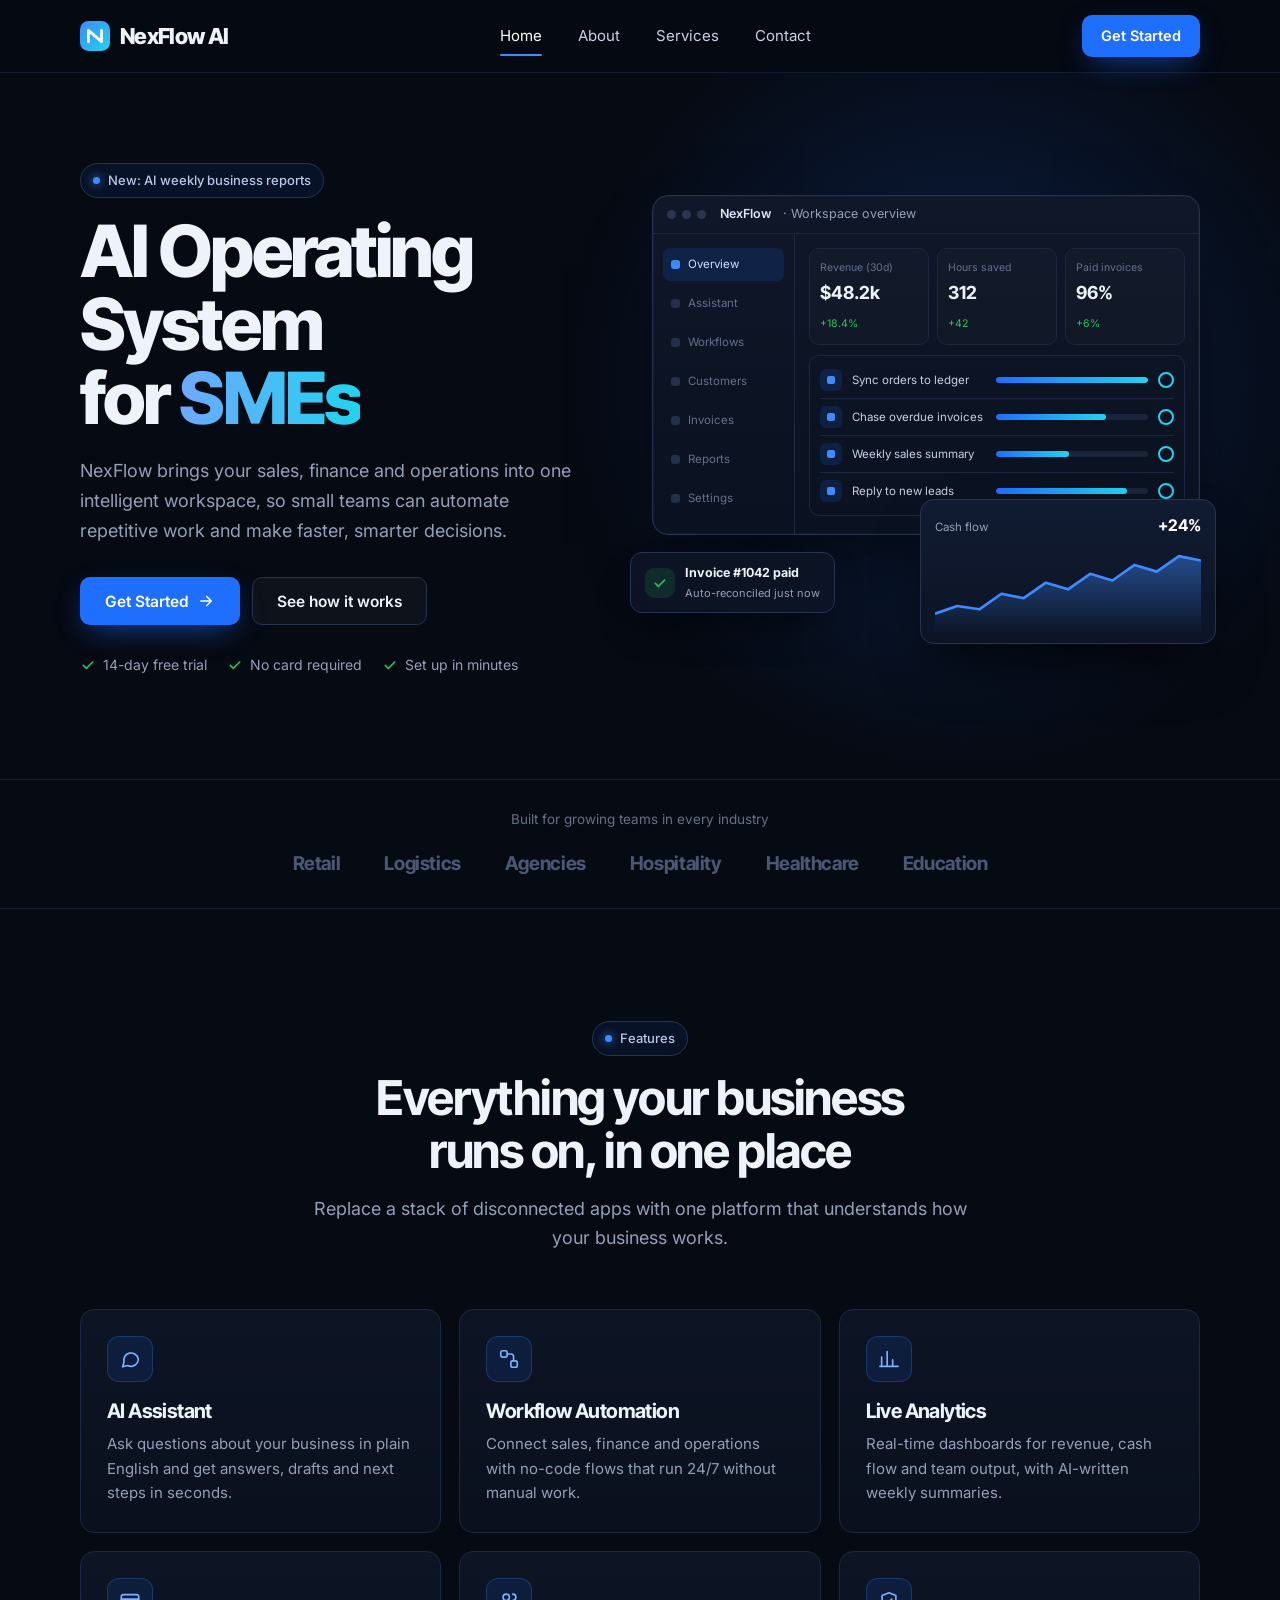
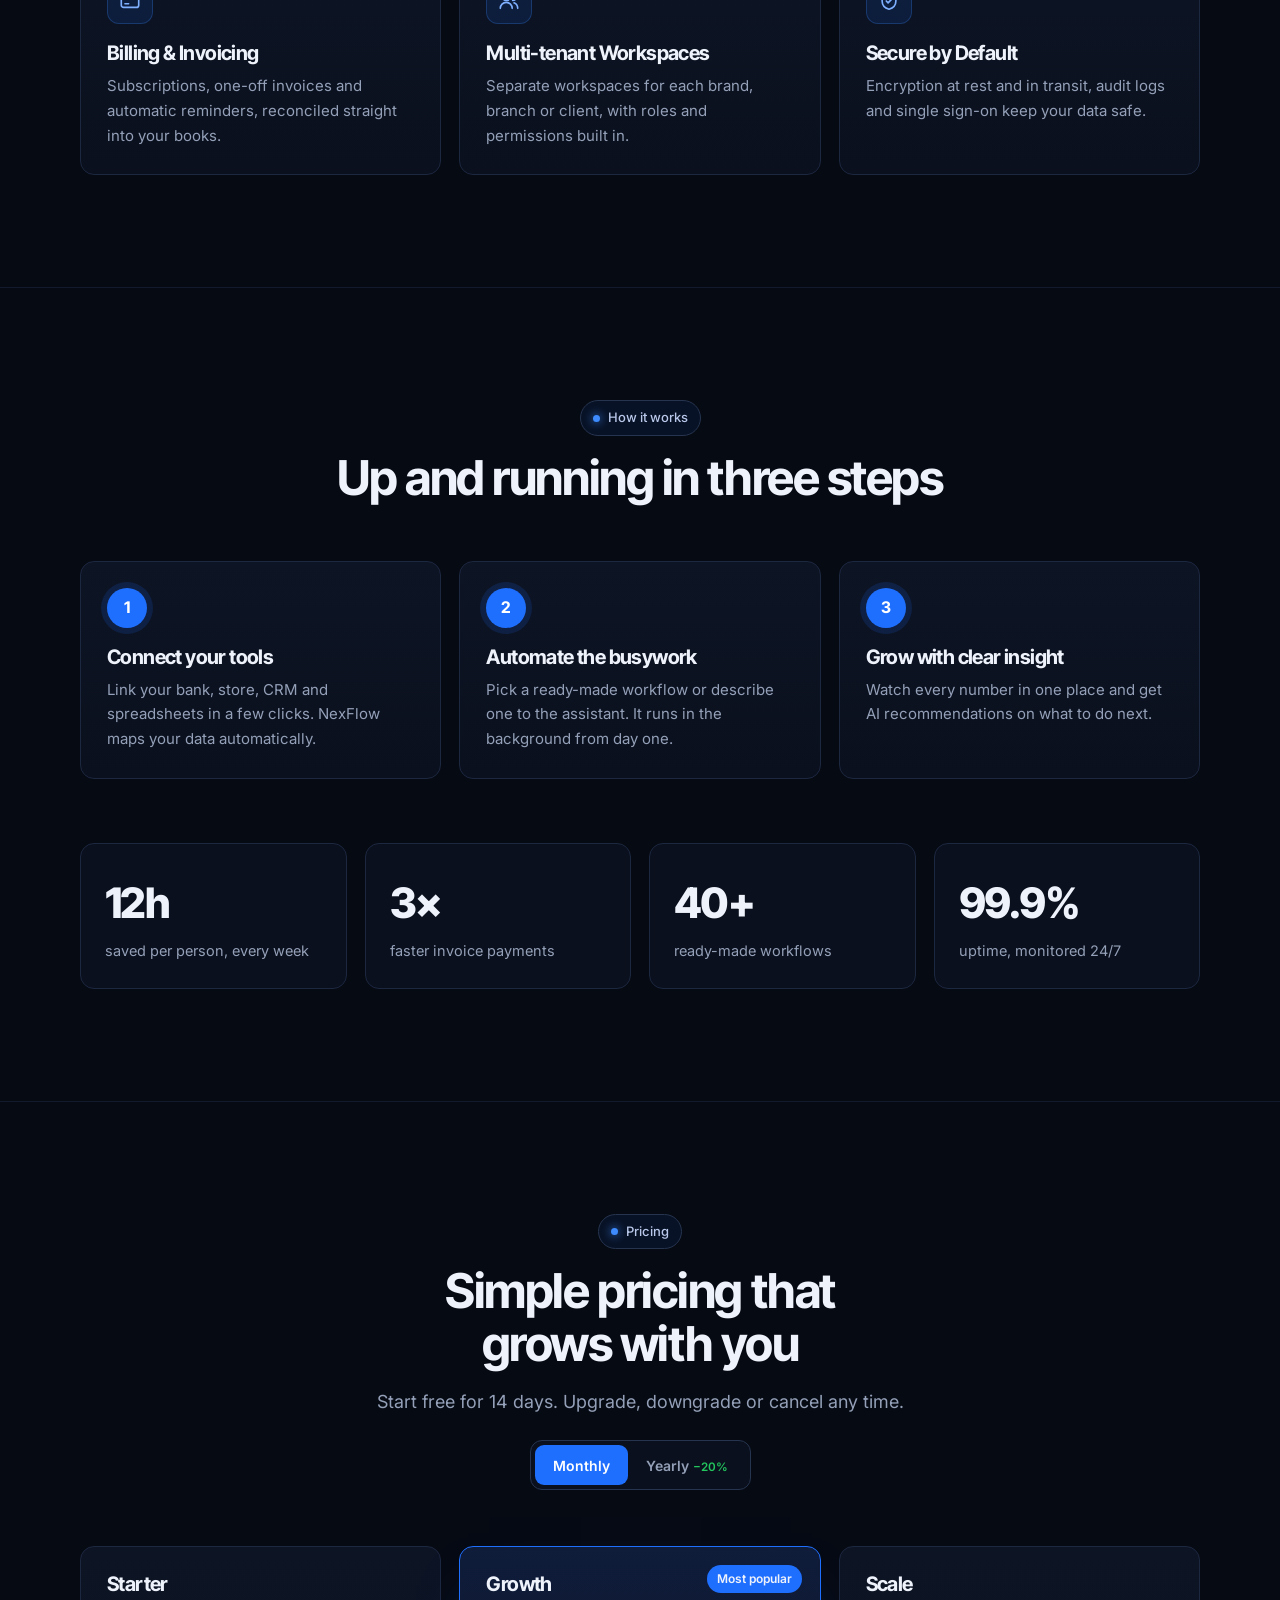
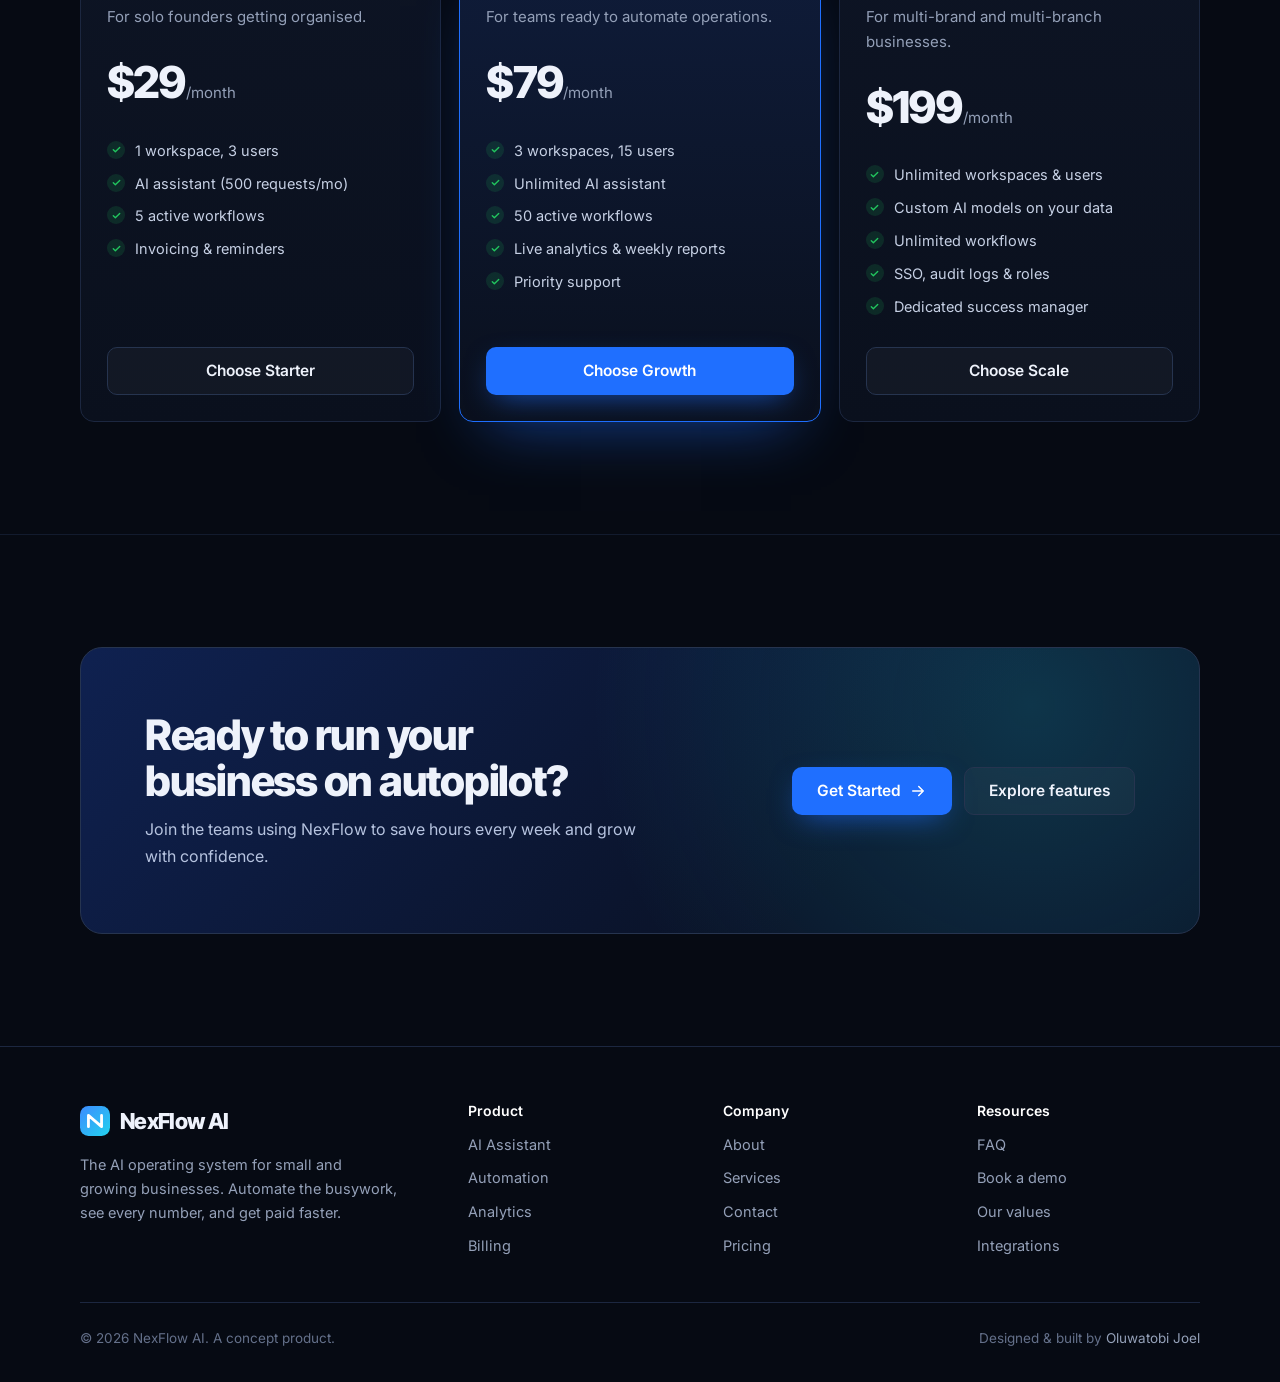
<file: index.html>
<!doctype html>
<html lang="en" class="no-js">
<head>
  <meta charset="utf-8" />
  <meta name="viewport" content="width=device-width, initial-scale=1" />
  <title>NexFlow AI — AI Operating System for SMEs</title>
  <meta name="description" content="NexFlow AI brings sales, finance and operations into one intelligent workspace for small and growing businesses." />
  <meta name="theme-color" content="#060a13" />
  <meta property="og:title" content="NexFlow AI — AI Operating System for SMEs" />
  <meta property="og:description" content="NexFlow AI brings sales, finance and operations into one intelligent workspace for small and growing businesses." />
  <meta property="og:type" content="website" />
  <link rel="icon" href="/favicon.svg" type="image/svg+xml" />
  <link rel="preconnect" href="https://fonts.googleapis.com" />
  <link rel="preconnect" href="https://fonts.gstatic.com" crossorigin />
  <link href="https://fonts.googleapis.com/css2?family=Inter+Tight:wght@600;700;800&family=Inter:wght@400;500;600&display=swap" rel="stylesheet" />
  <link rel="stylesheet" href="/styles.css" />
</head>
<body>
  <header class="nav">
    <div class="wrap nav-in">
      <a href="/" class="logo" aria-label="NexFlow AI home"><svg class="logo-mark" viewBox="0 0 32 32" aria-hidden="true"><defs><linearGradient id="lg" x1="0" y1="0" x2="1" y2="1"><stop offset="0" stop-color="#3d8bff"/><stop offset="1" stop-color="#22d3ee"/></linearGradient></defs><rect width="32" height="32" rx="9" fill="url(#lg)"/><path d="M9 22V10l14 12V10" fill="none" stroke="#fff" stroke-width="3" stroke-linecap="round" stroke-linejoin="round"/></svg>NexFlow AI</a>
      <nav class="nav-links" aria-label="Main">
        <a href="/" aria-current="page">Home</a>
        <a href="/about">About</a>
        <a href="/services">Services</a>
        <a href="/contact">Contact</a>
        <a href="/contact" class="btn btn-primary mobile-cta">Get Started <svg viewBox="0 0 24 24" aria-hidden="true"><path d="M5 12h14m-6-6 6 6-6 6"/></svg></a>
      </nav>
      <div class="nav-cta">
        <a href="/contact" class="btn btn-primary btn-sm">Get Started</a>
        <button class="menu-btn" aria-label="Open menu" aria-expanded="false"><span></span><span></span><span></span></button>
      </div>
    </div>
  </header>

  <main>
    <section class="hero">
      <div class="wrap hero-grid">
        <div class="hero-copy">
          <span class="eyebrow"><i></i>New: AI weekly business reports</span>
          <h1>AI Operating System for <span class="grad">SMEs</span></h1>
          <p class="lead">NexFlow brings your sales, finance and operations into one intelligent workspace, so small teams can automate repetitive work and make faster, smarter decisions.</p>
          <div class="hero-ctas">
            <a href="/contact" class="btn btn-primary">Get Started <svg viewBox="0 0 24 24" aria-hidden="true"><path d="M5 12h14m-6-6 6 6-6 6"/></svg></a>
            <a href="/services" class="btn btn-ghost">See how it works</a>
          </div>
          <div class="hero-note">
            <span><svg viewBox="0 0 24 24" aria-hidden="true"><path d="M5 12.5l4.5 4.5L19 7.5"/></svg>14-day free trial</span>
            <span><svg viewBox="0 0 24 24" aria-hidden="true"><path d="M5 12.5l4.5 4.5L19 7.5"/></svg>No card required</span>
            <span><svg viewBox="0 0 24 24" aria-hidden="true"><path d="M5 12.5l4.5 4.5L19 7.5"/></svg>Set up in minutes</span>
          </div>
        </div>
          <div class="mock" aria-hidden="true">
            <div class="win">
              <div class="win-bar"><span class="dots"><i></i><i></i><i></i></span><b>NexFlow</b>&nbsp;· Workspace overview</div>
              <div class="win-body">
                <div class="side">
                  <span class="on">Overview</span><span>Assistant</span><span>Workflows</span><span>Customers</span><span>Invoices</span><span>Reports</span><span>Settings</span>
                </div>
                <div class="main">
                  <div class="kpis">
                    <div class="kpi"><small>Revenue (30d)</small><strong>$48.2k</strong><em>+18.4%</em></div>
                    <div class="kpi"><small>Hours saved</small><strong>312</strong><em>+42</em></div>
                    <div class="kpi"><small>Paid invoices</small><strong>96%</strong><em>+6%</em></div>
                  </div>
                  <div class="tasks">
                    <div class="task"><span class="ic"></span><span class="lbl">Sync orders to ledger</span><span class="bar"><i style="width:100%"></i></span><span class="ok"></span></div>
                    <div class="task"><span class="ic"></span><span class="lbl">Chase overdue invoices</span><span class="bar"><i style="width:72%"></i></span><span class="ok"></span></div>
                    <div class="task"><span class="ic"></span><span class="lbl">Weekly sales summary</span><span class="bar"><i style="width:48%"></i></span><span class="ok"></span></div>
                    <div class="task"><span class="ic"></span><span class="lbl">Reply to new leads</span><span class="bar"><i style="width:86%"></i></span><span class="ok"></span></div>
                  </div>
                </div>
              </div>
            </div>
            <div class="chart-card">
              <header><span>Cash flow</span><b>+24%</b></header>
              <svg viewBox="0 0 240 80" preserveAspectRatio="none" aria-hidden="true">
                <defs><linearGradient id="cf" x1="0" y1="0" x2="0" y2="1"><stop offset="0" stop-color="#3d8bff" stop-opacity=".45"/><stop offset="1" stop-color="#3d8bff" stop-opacity="0"/></linearGradient></defs>
                <path d="M0 62 L20 55 L40 58 L60 44 L80 48 L100 34 L120 40 L140 26 L160 32 L180 18 L200 24 L220 10 L240 14 L240 80 L0 80 Z" fill="url(#cf)"/>
                <path d="M0 62 L20 55 L40 58 L60 44 L80 48 L100 34 L120 40 L140 26 L160 32 L180 18 L200 24 L220 10 L240 14" fill="none" stroke="#3d8bff" stroke-width="2.4" stroke-linejoin="round"/>
              </svg>
            </div>
            <div class="chip-float"><span class="pulse"><svg viewBox="0 0 24 24" aria-hidden="true"><path d="M5 12.5l4.5 4.5L19 7.5"/></svg></span><div><b>Invoice #1042 paid</b><small>Auto-reconciled just now</small></div></div>
          </div>
      </div>
    </section>

    <div class="logos">
      <div class="wrap">
        <p>Built for growing teams in every industry</p>
        <div class="logo-row"><span>Retail</span><span>Logistics</span><span>Agencies</span><span>Hospitality</span><span>Healthcare</span><span>Education</span></div>
      </div>
    </div>

    <section class="section" id="features">
      <div class="wrap">
        <div class="section-head center reveal">
          <span class="eyebrow"><i></i>Features</span>
          <h2 class="h2">Everything your business runs on, in one place</h2>
          <p class="lead">Replace a stack of disconnected apps with one platform that understands how your business works.</p>
        </div>
        <div class="grid-3">
          <article class="card reveal">
            <span class="icon"><svg viewBox="0 0 24 24" aria-hidden="true"><path d="M21 12a8 8 0 0 1-11.6 7.1L4 20.5l1.4-5A8 8 0 1 1 21 12Z"/></svg></span>
            <h3>AI Assistant</h3>
            <p>Ask questions about your business in plain English and get answers, drafts and next steps in seconds.</p>
          </article>
          <article class="card reveal">
            <span class="icon"><svg viewBox="0 0 24 24" aria-hidden="true"><rect x="3" y="3" width="7" height="7" rx="2"/><rect x="14" y="14" width="7" height="7" rx="2"/><path d="M10 6.5h4a3 3 0 0 1 3 3V14"/></svg></span>
            <h3>Workflow Automation</h3>
            <p>Connect sales, finance and operations with no-code flows that run 24/7 without manual work.</p>
          </article>
          <article class="card reveal">
            <span class="icon"><svg viewBox="0 0 24 24" aria-hidden="true"><path d="M4 20V10M10 20V4M16 20v-7M22 20H2"/></svg></span>
            <h3>Live Analytics</h3>
            <p>Real-time dashboards for revenue, cash flow and team output, with AI-written weekly summaries.</p>
          </article>
          <article class="card reveal">
            <span class="icon"><svg viewBox="0 0 24 24" aria-hidden="true"><rect x="2.5" y="5" width="19" height="14" rx="2.5"/><path d="M2.5 10h19M6.5 15h4"/></svg></span>
            <h3>Billing &amp; Invoicing</h3>
            <p>Subscriptions, one-off invoices and automatic reminders, reconciled straight into your books.</p>
          </article>
          <article class="card reveal">
            <span class="icon"><svg viewBox="0 0 24 24" aria-hidden="true"><circle cx="9" cy="8" r="3.5"/><path d="M2.5 20a6.5 6.5 0 0 1 13 0M16 4.5a3.5 3.5 0 0 1 0 7M21.5 20a6.5 6.5 0 0 0-4-6"/></svg></span>
            <h3>Multi-tenant Workspaces</h3>
            <p>Separate workspaces for each brand, branch or client, with roles and permissions built in.</p>
          </article>
          <article class="card reveal">
            <span class="icon"><svg viewBox="0 0 24 24" aria-hidden="true"><path d="M12 3 4.5 6v6c0 4.5 3.2 7.8 7.5 9 4.3-1.2 7.5-4.5 7.5-9V6L12 3Z"/><path d="m9 12 2 2 4-4"/></svg></span>
            <h3>Secure by Default</h3>
            <p>Encryption at rest and in transit, audit logs and single sign-on keep your data safe.</p>
          </article>
        </div>
      </div>
    </section>

    <section class="section">
      <div class="wrap">
        <div class="section-head center reveal">
          <span class="eyebrow"><i></i>How it works</span>
          <h2 class="h2">Up and running in three steps</h2>
        </div>
        <div class="grid-3 steps">
          <article class="card reveal">
            <span class="step-num">1</span>
            <h3>Connect your tools</h3>
            <p>Link your bank, store, CRM and spreadsheets in a few clicks. NexFlow maps your data automatically.</p>
          </article>
          <article class="card reveal">
            <span class="step-num">2</span>
            <h3>Automate the busywork</h3>
            <p>Pick a ready-made workflow or describe one to the assistant. It runs in the background from day one.</p>
          </article>
          <article class="card reveal">
            <span class="step-num">3</span>
            <h3>Grow with clear insight</h3>
            <p>Watch every number in one place and get AI recommendations on what to do next.</p>
          </article>
        </div>
        <div class="stats" style="margin-top:clamp(40px,6vw,64px)">
          <div class="stat reveal"><strong>12h</strong><span>saved per person, every week</span></div>
          <div class="stat reveal"><strong>3&times;</strong><span>faster invoice payments</span></div>
          <div class="stat reveal"><strong>40+</strong><span>ready-made workflows</span></div>
          <div class="stat reveal"><strong>99.9%</strong><span>uptime, monitored 24/7</span></div>
        </div>
      </div>
    </section>

    <section class="section" id="pricing">
      <div class="wrap">
        <div class="section-head center reveal">
          <span class="eyebrow"><i></i>Pricing</span>
          <h2 class="h2">Simple pricing that grows with you</h2>
          <p class="lead">Start free for 14 days. Upgrade, downgrade or cancel any time.</p>
          <div class="billing-toggle" role="group" aria-label="Billing period">
            <button type="button" data-plan="monthly" aria-pressed="true">Monthly</button>
            <button type="button" data-plan="yearly" aria-pressed="false">Yearly <small>&minus;20%</small></button>
          </div>
        </div>
        <div class="grid-3">
          <article class="card price-card reveal">
            
            <h3 style="margin-top:0">Starter</h3>
            <p>For solo founders getting organised.</p>
            <div class="price">$<span data-monthly="29" data-yearly="23">29</span><small data-period>/month</small></div>
            <ul class="ticks"><li>1 workspace, 3 users</li><li>AI assistant (500 requests/mo)</li><li>5 active workflows</li><li>Invoicing &amp; reminders</li></ul>
            <a href="/contact" class="btn btn-ghost">Choose Starter</a>
          </article>
          <article class="card price-card reveal featured">
            <span class="badge">Most popular</span>
            <h3 style="margin-top:0">Growth</h3>
            <p>For teams ready to automate operations.</p>
            <div class="price">$<span data-monthly="79" data-yearly="63">79</span><small data-period>/month</small></div>
            <ul class="ticks"><li>3 workspaces, 15 users</li><li>Unlimited AI assistant</li><li>50 active workflows</li><li>Live analytics &amp; weekly reports</li><li>Priority support</li></ul>
            <a href="/contact" class="btn btn-primary">Choose Growth</a>
          </article>
          <article class="card price-card reveal">
            
            <h3 style="margin-top:0">Scale</h3>
            <p>For multi-brand and multi-branch businesses.</p>
            <div class="price">$<span data-monthly="199" data-yearly="159">199</span><small data-period>/month</small></div>
            <ul class="ticks"><li>Unlimited workspaces &amp; users</li><li>Custom AI models on your data</li><li>Unlimited workflows</li><li>SSO, audit logs &amp; roles</li><li>Dedicated success manager</li></ul>
            <a href="/contact" class="btn btn-ghost">Choose Scale</a>
          </article>
        </div>
      </div>
    </section>

    <section class="section">
      <div class="wrap">
        <div class="cta-band reveal">
          <div>
            <h2>Ready to run your business on autopilot?</h2>
            <p>Join the teams using NexFlow to save hours every week and grow with confidence.</p>
          </div>
          <div class="hero-ctas">
            <a href="/contact" class="btn btn-primary">Get Started <svg viewBox="0 0 24 24" aria-hidden="true"><path d="M5 12h14m-6-6 6 6-6 6"/></svg></a>
            <a href="/services" class="btn btn-ghost">Explore features</a>
          </div>
        </div>
      </div>
    </section>
  </main>

  <footer class="footer">
    <div class="wrap">
      <div class="foot-grid">
        <div>
          <a href="/" class="logo" aria-label="NexFlow AI home"><svg class="logo-mark" viewBox="0 0 32 32" aria-hidden="true"><defs><linearGradient id="lg" x1="0" y1="0" x2="1" y2="1"><stop offset="0" stop-color="#3d8bff"/><stop offset="1" stop-color="#22d3ee"/></linearGradient></defs><rect width="32" height="32" rx="9" fill="url(#lg)"/><path d="M9 22V10l14 12V10" fill="none" stroke="#fff" stroke-width="3" stroke-linecap="round" stroke-linejoin="round"/></svg>NexFlow AI</a>
          <p>The AI operating system for small and growing businesses. Automate the busywork, see every number, and get paid faster.</p>
        </div>
        <div>
          <h4>Product</h4>
          <ul><li><a href="/services#assistant">AI Assistant</a></li><li><a href="/services#automation">Automation</a></li><li><a href="/services#analytics">Analytics</a></li><li><a href="/services#billing">Billing</a></li></ul>
        </div>
        <div>
          <h4>Company</h4>
          <ul><li><a href="/about">About</a></li><li><a href="/services">Services</a></li><li><a href="/contact">Contact</a></li><li><a href="/#pricing">Pricing</a></li></ul>
        </div>
        <div>
          <h4>Resources</h4>
          <ul><li><a href="/services#faq">FAQ</a></li><li><a href="/contact">Book a demo</a></li><li><a href="/about#values">Our values</a></li><li><a href="/services#integrations">Integrations</a></li></ul>
        </div>
      </div>
      <div class="foot-bottom">
        <span>&copy; <span data-year>2026</span> NexFlow AI. A concept product.</span>
        <span>Designed &amp; built by <a href="https://tobi-portfolio-murex.vercel.app" target="_blank" rel="noopener">Oluwatobi Joel</a></span>
      </div>
    </div>
  </footer>
  <script src="/main.js" defer></script>
</body>
</html>
</file>
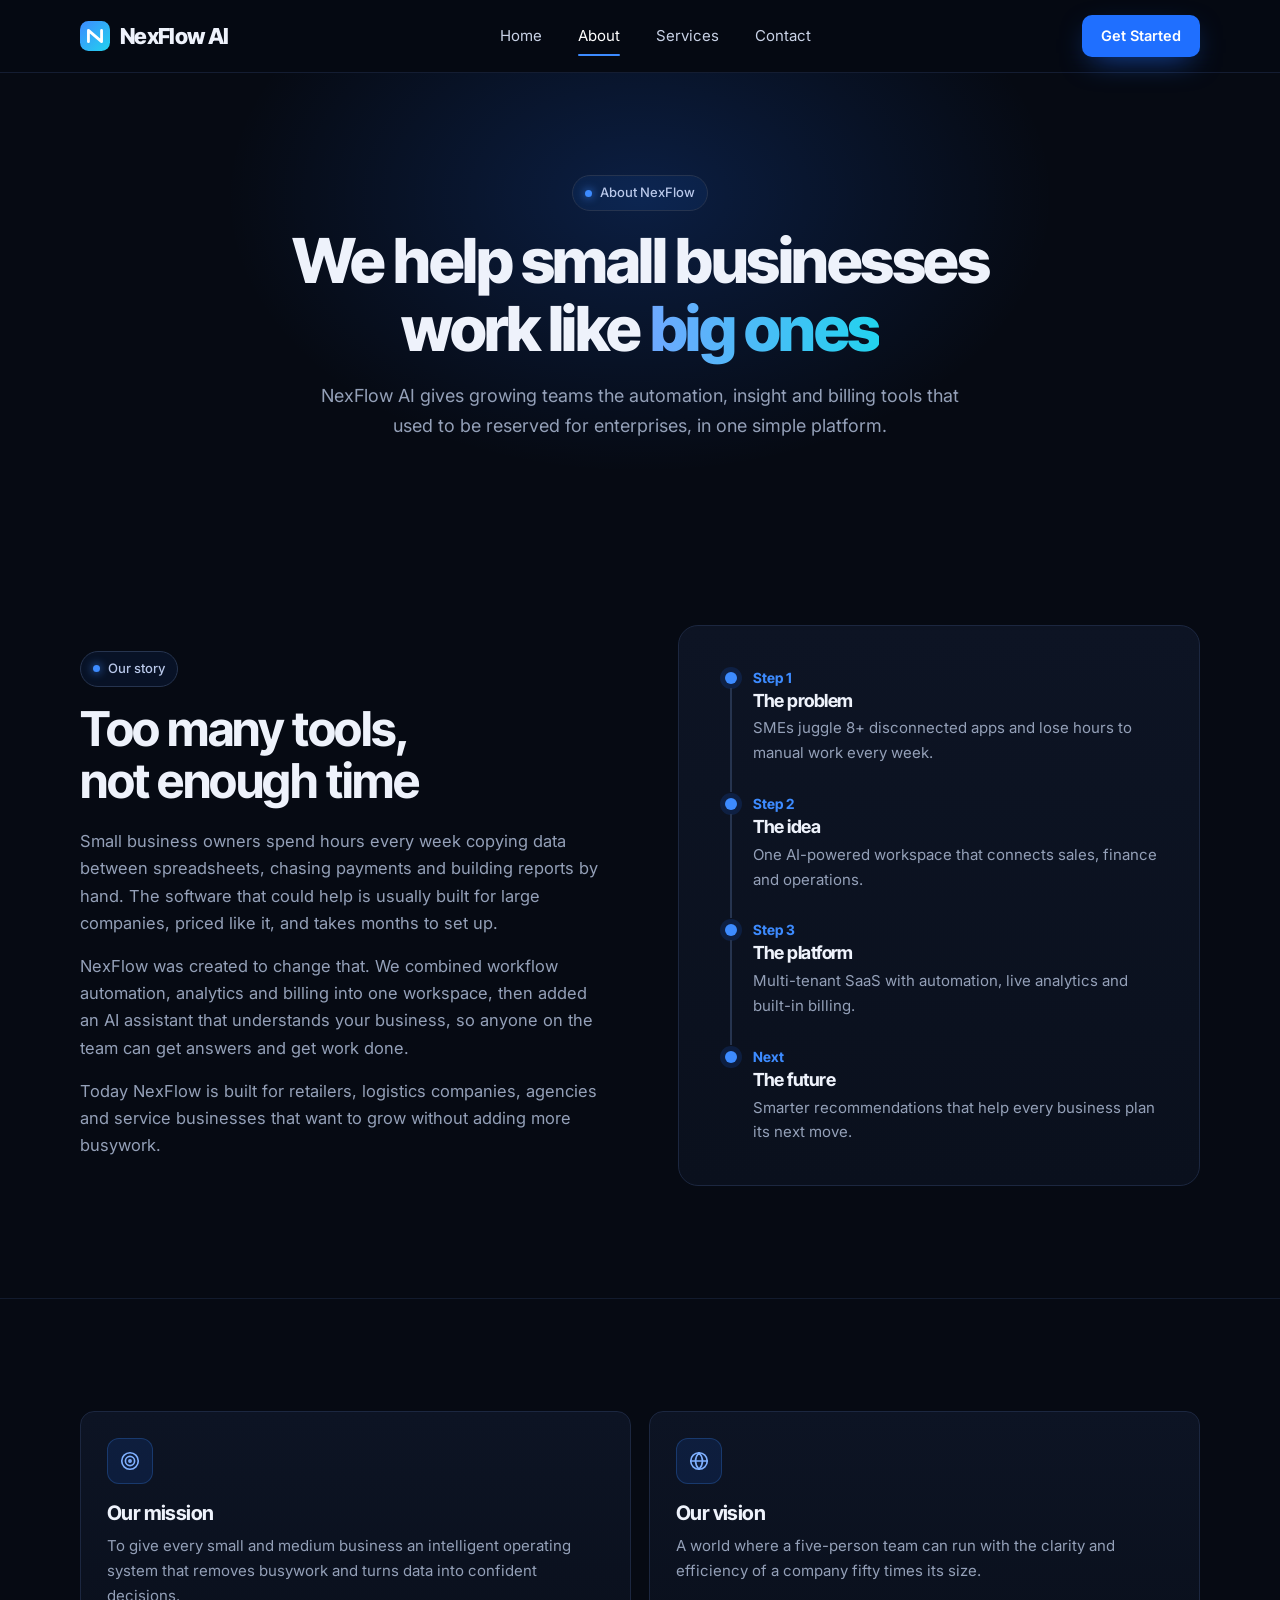
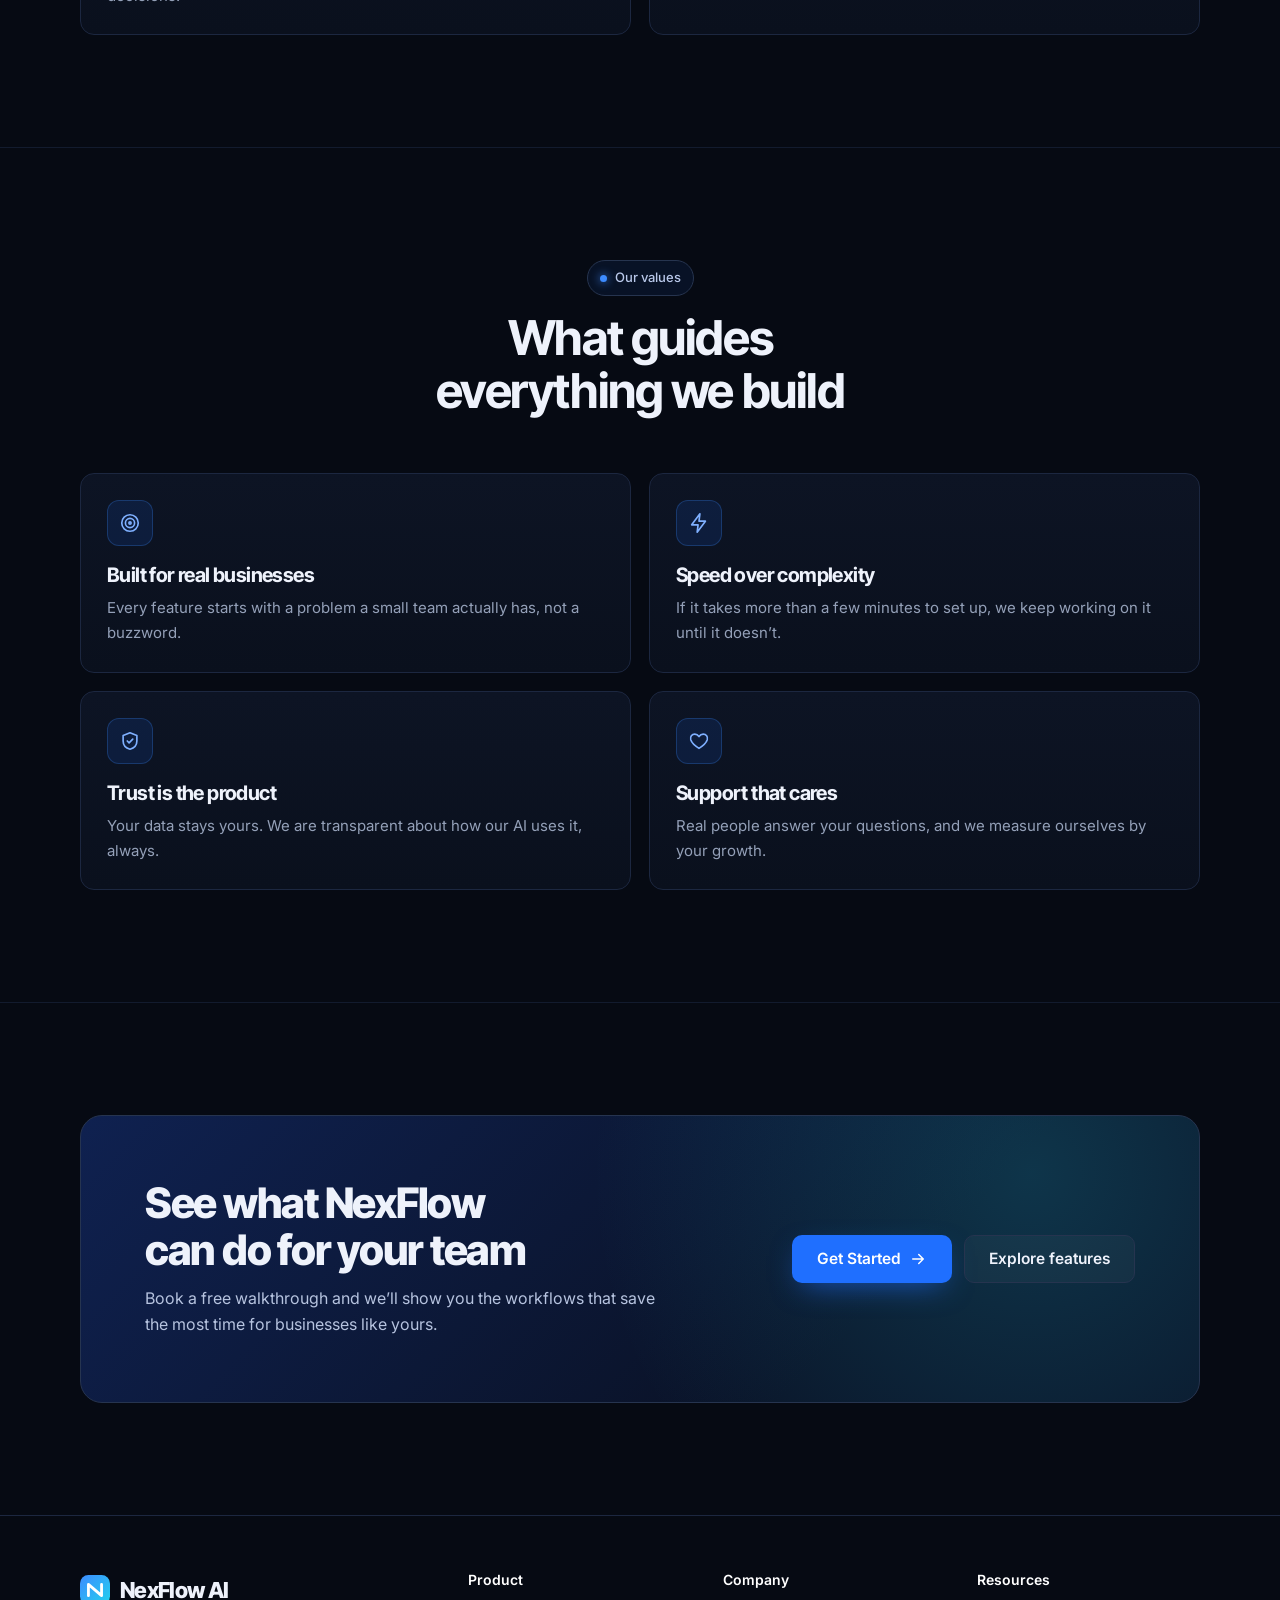
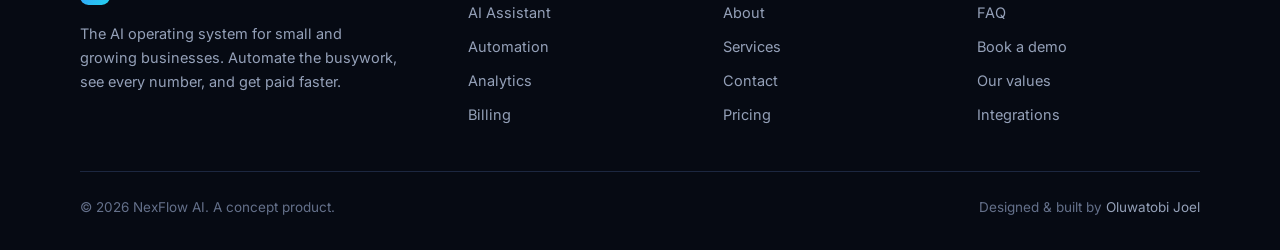
<file: about.html>
<!doctype html>
<html lang="en" class="no-js">
<head>
  <meta charset="utf-8" />
  <meta name="viewport" content="width=device-width, initial-scale=1" />
  <title>About — NexFlow AI</title>
  <meta name="description" content="NexFlow AI gives small and growing businesses enterprise-grade automation, analytics and billing in one simple platform." />
  <meta name="theme-color" content="#060a13" />
  <meta property="og:title" content="About — NexFlow AI" />
  <meta property="og:description" content="NexFlow AI gives small and growing businesses enterprise-grade automation, analytics and billing in one simple platform." />
  <meta property="og:type" content="website" />
  <link rel="icon" href="/favicon.svg" type="image/svg+xml" />
  <link rel="preconnect" href="https://fonts.googleapis.com" />
  <link rel="preconnect" href="https://fonts.gstatic.com" crossorigin />
  <link href="https://fonts.googleapis.com/css2?family=Inter+Tight:wght@600;700;800&family=Inter:wght@400;500;600&display=swap" rel="stylesheet" />
  <link rel="stylesheet" href="/styles.css" />
</head>
<body>
  <header class="nav">
    <div class="wrap nav-in">
      <a href="/" class="logo" aria-label="NexFlow AI home"><svg class="logo-mark" viewBox="0 0 32 32" aria-hidden="true"><defs><linearGradient id="lg" x1="0" y1="0" x2="1" y2="1"><stop offset="0" stop-color="#3d8bff"/><stop offset="1" stop-color="#22d3ee"/></linearGradient></defs><rect width="32" height="32" rx="9" fill="url(#lg)"/><path d="M9 22V10l14 12V10" fill="none" stroke="#fff" stroke-width="3" stroke-linecap="round" stroke-linejoin="round"/></svg>NexFlow AI</a>
      <nav class="nav-links" aria-label="Main">
        <a href="/">Home</a>
        <a href="/about" aria-current="page">About</a>
        <a href="/services">Services</a>
        <a href="/contact">Contact</a>
        <a href="/contact" class="btn btn-primary mobile-cta">Get Started <svg viewBox="0 0 24 24" aria-hidden="true"><path d="M5 12h14m-6-6 6 6-6 6"/></svg></a>
      </nav>
      <div class="nav-cta">
        <a href="/contact" class="btn btn-primary btn-sm">Get Started</a>
        <button class="menu-btn" aria-label="Open menu" aria-expanded="false"><span></span><span></span><span></span></button>
      </div>
    </div>
  </header>

  <main>
    <section class="page-hero">
      <div class="wrap">
        <span class="eyebrow"><i></i>About NexFlow</span>
        <h1>We help small businesses work like <span class="grad">big ones</span></h1>
        <p class="lead">NexFlow AI gives growing teams the automation, insight and billing tools that used to be reserved for enterprises, in one simple platform.</p>
      </div>
    </section>

    <section class="section">
      <div class="wrap split">
        <div class="prose reveal">
          <span class="eyebrow"><i></i>Our story</span>
          <h2 class="h2" style="margin-bottom:20px">Too many tools, not enough time</h2>
          <p>Small business owners spend hours every week copying data between spreadsheets, chasing payments and building reports by hand. The software that could help is usually built for large companies, priced like it, and takes months to set up.</p>
          <p>NexFlow was created to change that. We combined workflow automation, analytics and billing into one workspace, then added an AI assistant that understands your business, so anyone on the team can get answers and get work done.</p>
          <p>Today NexFlow is built for retailers, logistics companies, agencies and service businesses that want to grow without adding more busywork.</p>
        </div>
        <div class="panel reveal">
          <ol class="timeline">
            <li><b>Step 1</b><h3>The problem</h3><p>SMEs juggle 8+ disconnected apps and lose hours to manual work every week.</p></li>
            <li><b>Step 2</b><h3>The idea</h3><p>One AI-powered workspace that connects sales, finance and operations.</p></li>
            <li><b>Step 3</b><h3>The platform</h3><p>Multi-tenant SaaS with automation, live analytics and built-in billing.</p></li>
            <li><b>Next</b><h3>The future</h3><p>Smarter recommendations that help every business plan its next move.</p></li>
          </ol>
        </div>
      </div>
    </section>

    <section class="section">
      <div class="wrap">
        <div class="grid-2">
          <article class="card reveal">
            <span class="icon"><svg viewBox="0 0 24 24" aria-hidden="true"><circle cx="12" cy="12" r="9"/><circle cx="12" cy="12" r="5"/><circle cx="12" cy="12" r="1.2"/></svg></span>
            <h3>Our mission</h3>
            <p>To give every small and medium business an intelligent operating system that removes busywork and turns data into confident decisions.</p>
          </article>
          <article class="card reveal">
            <span class="icon"><svg viewBox="0 0 24 24" aria-hidden="true"><circle cx="12" cy="12" r="9"/><path d="M3 12h18M12 3c2.5 2.6 3.8 5.6 3.8 9s-1.3 6.4-3.8 9c-2.5-2.6-3.8-5.6-3.8-9S9.5 5.6 12 3Z"/></svg></span>
            <h3>Our vision</h3>
            <p>A world where a five-person team can run with the clarity and efficiency of a company fifty times its size.</p>
          </article>
        </div>
      </div>
    </section>

    <section class="section" id="values">
      <div class="wrap">
        <div class="section-head center reveal">
          <span class="eyebrow"><i></i>Our values</span>
          <h2 class="h2">What guides everything we build</h2>
        </div>
        <div class="grid-2">
          <article class="card reveal">
            <span class="icon"><svg viewBox="0 0 24 24" aria-hidden="true"><circle cx="12" cy="12" r="9"/><circle cx="12" cy="12" r="5"/><circle cx="12" cy="12" r="1.2"/></svg></span>
            <h3>Built for real businesses</h3>
            <p>Every feature starts with a problem a small team actually has, not a buzzword.</p>
          </article>
          <article class="card reveal">
            <span class="icon"><svg viewBox="0 0 24 24" aria-hidden="true"><path d="M13 2 4 14h7l-1 8 9-12h-7l1-8Z"/></svg></span>
            <h3>Speed over complexity</h3>
            <p>If it takes more than a few minutes to set up, we keep working on it until it doesn’t.</p>
          </article>
          <article class="card reveal">
            <span class="icon"><svg viewBox="0 0 24 24" aria-hidden="true"><path d="M12 3 4.5 6v6c0 4.5 3.2 7.8 7.5 9 4.3-1.2 7.5-4.5 7.5-9V6L12 3Z"/><path d="m9 12 2 2 4-4"/></svg></span>
            <h3>Trust is the product</h3>
            <p>Your data stays yours. We are transparent about how our AI uses it, always.</p>
          </article>
          <article class="card reveal">
            <span class="icon"><svg viewBox="0 0 24 24" aria-hidden="true"><path d="M12 20s-7.5-4.6-9-9.3C2 7.3 4.3 4.5 7.4 4.5c1.9 0 3.5 1 4.6 2.6 1.1-1.6 2.7-2.6 4.6-2.6 3.1 0 5.4 2.8 4.4 6.2C19.5 15.4 12 20 12 20Z"/></svg></span>
            <h3>Support that cares</h3>
            <p>Real people answer your questions, and we measure ourselves by your growth.</p>
          </article>
        </div>
      </div>
    </section>

    <section class="section">
      <div class="wrap">
        <div class="cta-band reveal">
          <div>
            <h2>See what NexFlow can do for your team</h2>
            <p>Book a free walkthrough and we’ll show you the workflows that save the most time for businesses like yours.</p>
          </div>
          <div class="hero-ctas">
            <a href="/contact" class="btn btn-primary">Get Started <svg viewBox="0 0 24 24" aria-hidden="true"><path d="M5 12h14m-6-6 6 6-6 6"/></svg></a>
            <a href="/services" class="btn btn-ghost">Explore features</a>
          </div>
        </div>
      </div>
    </section>
  </main>

  <footer class="footer">
    <div class="wrap">
      <div class="foot-grid">
        <div>
          <a href="/" class="logo" aria-label="NexFlow AI home"><svg class="logo-mark" viewBox="0 0 32 32" aria-hidden="true"><defs><linearGradient id="lg" x1="0" y1="0" x2="1" y2="1"><stop offset="0" stop-color="#3d8bff"/><stop offset="1" stop-color="#22d3ee"/></linearGradient></defs><rect width="32" height="32" rx="9" fill="url(#lg)"/><path d="M9 22V10l14 12V10" fill="none" stroke="#fff" stroke-width="3" stroke-linecap="round" stroke-linejoin="round"/></svg>NexFlow AI</a>
          <p>The AI operating system for small and growing businesses. Automate the busywork, see every number, and get paid faster.</p>
        </div>
        <div>
          <h4>Product</h4>
          <ul><li><a href="/services#assistant">AI Assistant</a></li><li><a href="/services#automation">Automation</a></li><li><a href="/services#analytics">Analytics</a></li><li><a href="/services#billing">Billing</a></li></ul>
        </div>
        <div>
          <h4>Company</h4>
          <ul><li><a href="/about">About</a></li><li><a href="/services">Services</a></li><li><a href="/contact">Contact</a></li><li><a href="/#pricing">Pricing</a></li></ul>
        </div>
        <div>
          <h4>Resources</h4>
          <ul><li><a href="/services#faq">FAQ</a></li><li><a href="/contact">Book a demo</a></li><li><a href="/about#values">Our values</a></li><li><a href="/services#integrations">Integrations</a></li></ul>
        </div>
      </div>
      <div class="foot-bottom">
        <span>&copy; <span data-year>2026</span> NexFlow AI. A concept product.</span>
        <span>Designed &amp; built by <a href="https://tobi-portfolio-murex.vercel.app" target="_blank" rel="noopener">Oluwatobi Joel</a></span>
      </div>
    </div>
  </footer>
  <script src="/main.js" defer></script>
</body>
</html>
</file>
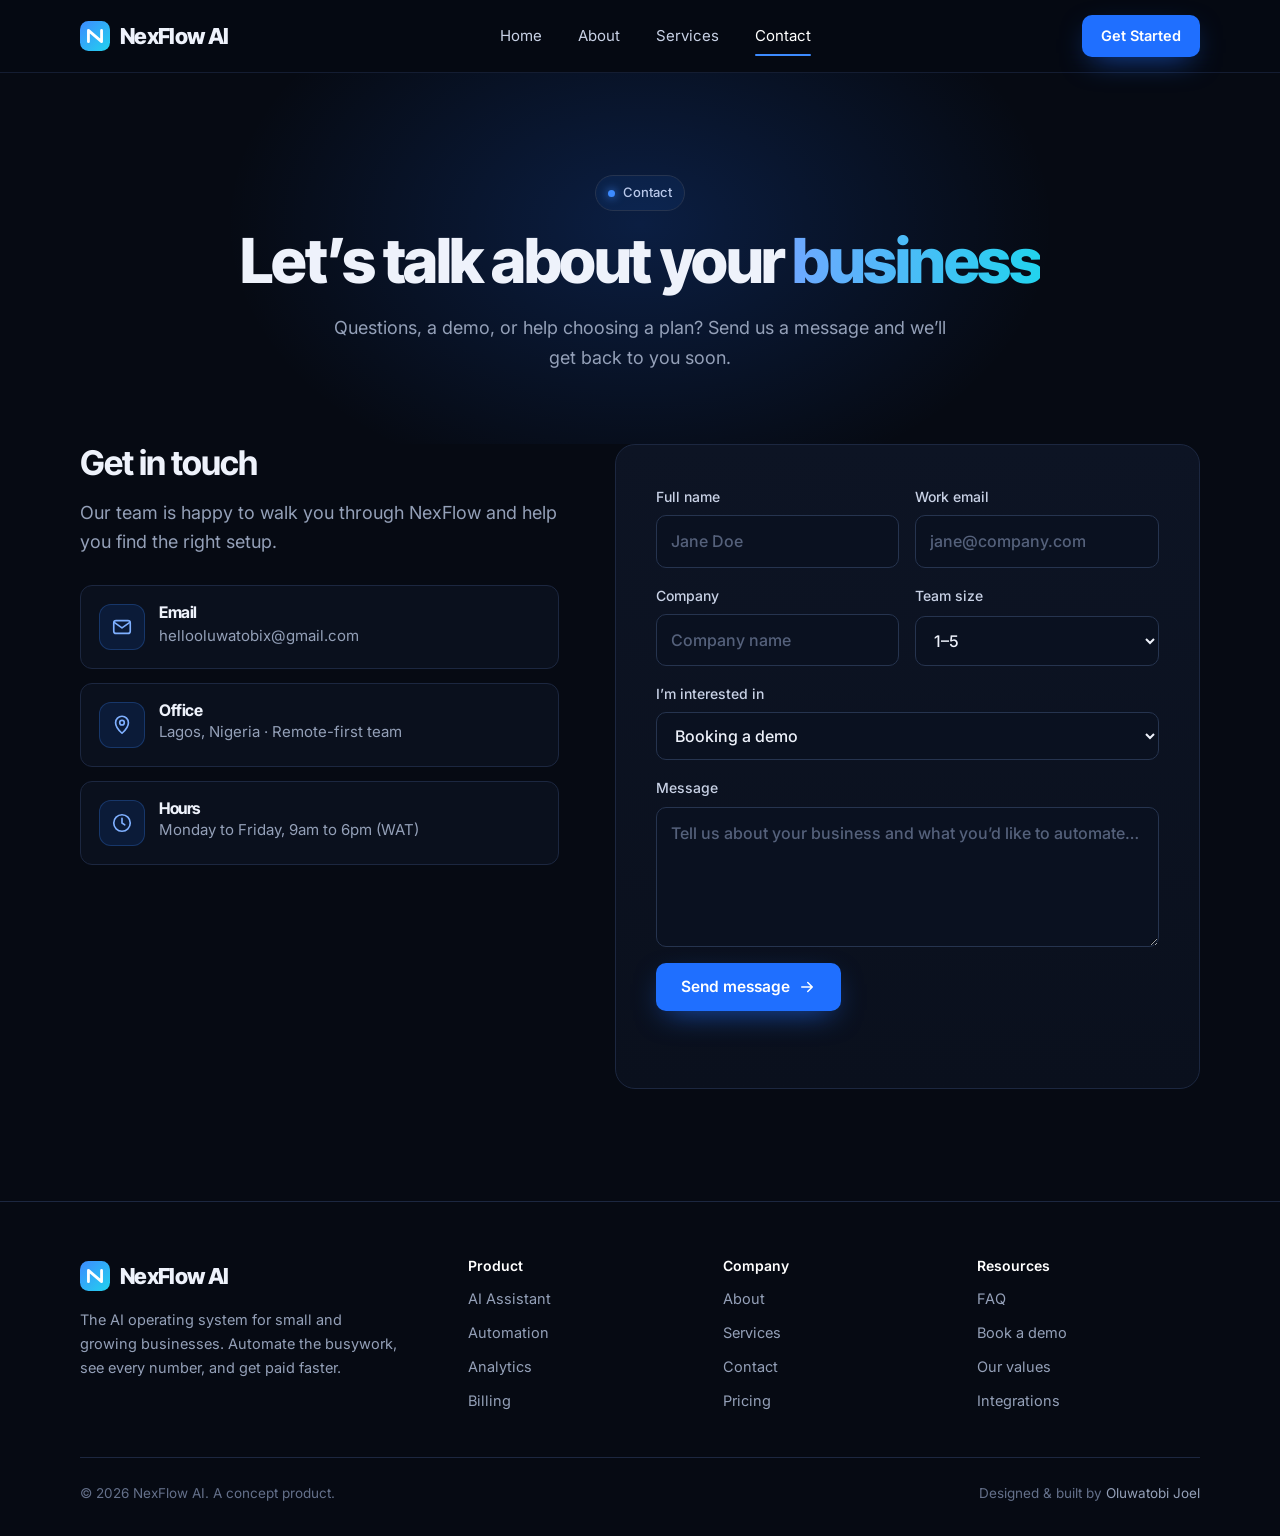
<file: contact.html>
<!doctype html>
<html lang="en" class="no-js">
<head>
  <meta charset="utf-8" />
  <meta name="viewport" content="width=device-width, initial-scale=1" />
  <title>Contact — NexFlow AI</title>
  <meta name="description" content="Get in touch with NexFlow AI to book a demo, ask about pricing or get help choosing a plan." />
  <meta name="theme-color" content="#060a13" />
  <meta property="og:title" content="Contact — NexFlow AI" />
  <meta property="og:description" content="Get in touch with NexFlow AI to book a demo, ask about pricing or get help choosing a plan." />
  <meta property="og:type" content="website" />
  <link rel="icon" href="/favicon.svg" type="image/svg+xml" />
  <link rel="preconnect" href="https://fonts.googleapis.com" />
  <link rel="preconnect" href="https://fonts.gstatic.com" crossorigin />
  <link href="https://fonts.googleapis.com/css2?family=Inter+Tight:wght@600;700;800&family=Inter:wght@400;500;600&display=swap" rel="stylesheet" />
  <link rel="stylesheet" href="/styles.css" />
</head>
<body>
  <header class="nav">
    <div class="wrap nav-in">
      <a href="/" class="logo" aria-label="NexFlow AI home"><svg class="logo-mark" viewBox="0 0 32 32" aria-hidden="true"><defs><linearGradient id="lg" x1="0" y1="0" x2="1" y2="1"><stop offset="0" stop-color="#3d8bff"/><stop offset="1" stop-color="#22d3ee"/></linearGradient></defs><rect width="32" height="32" rx="9" fill="url(#lg)"/><path d="M9 22V10l14 12V10" fill="none" stroke="#fff" stroke-width="3" stroke-linecap="round" stroke-linejoin="round"/></svg>NexFlow AI</a>
      <nav class="nav-links" aria-label="Main">
        <a href="/">Home</a>
        <a href="/about">About</a>
        <a href="/services">Services</a>
        <a href="/contact" aria-current="page">Contact</a>
        <a href="/contact" class="btn btn-primary mobile-cta">Get Started <svg viewBox="0 0 24 24" aria-hidden="true"><path d="M5 12h14m-6-6 6 6-6 6"/></svg></a>
      </nav>
      <div class="nav-cta">
        <a href="/contact" class="btn btn-primary btn-sm">Get Started</a>
        <button class="menu-btn" aria-label="Open menu" aria-expanded="false"><span></span><span></span><span></span></button>
      </div>
    </div>
  </header>

  <main>
    <section class="page-hero">
      <div class="wrap">
        <span class="eyebrow"><i></i>Contact</span>
        <h1>Let’s talk about your <span class="grad">business</span></h1>
        <p class="lead">Questions, a demo, or help choosing a plan? Send us a message and we’ll get back to you soon.</p>
      </div>
    </section>

    <section class="section" style="padding-top:0">
      <div class="wrap contact-grid">
        <div class="reveal">
          <h2 class="h2" style="font-size:clamp(26px,3vw,34px)">Get in touch</h2>
          <p class="lead">Our team is happy to walk you through NexFlow and help you find the right setup.</p>
          <div class="info-list">
            <div class="info-item"><span class="icon"><svg viewBox="0 0 24 24" aria-hidden="true"><rect x="3" y="5" width="18" height="14" rx="2.5"/><path d="m3.5 7 8.5 6 8.5-6"/></svg></span><div><h3>Email</h3><a href="mailto:hellooluwatobix@gmail.com">hellooluwatobix@gmail.com</a></div></div>
            <div class="info-item"><span class="icon"><svg viewBox="0 0 24 24" aria-hidden="true"><path d="M12 21s-7-6.2-7-11.5a7 7 0 0 1 14 0C19 14.8 12 21 12 21Z"/><circle cx="12" cy="9.5" r="2.5"/></svg></span><div><h3>Office</h3><p>Lagos, Nigeria · Remote-first team</p></div></div>
            <div class="info-item"><span class="icon"><svg viewBox="0 0 24 24" aria-hidden="true"><circle cx="12" cy="12" r="9"/><path d="M12 7v5l3 2"/></svg></span><div><h3>Hours</h3><p>Monday to Friday, 9am to 6pm (WAT)</p></div></div>
          </div>
        </div>
        <div class="panel reveal">
          <form class="form" id="contact-form" novalidate>
            <div class="row">
              <label>Full name<input type="text" name="name" autocomplete="name" placeholder="Jane Doe" required /></label>
              <label>Work email<input type="email" name="email" autocomplete="email" placeholder="jane@company.com" required /></label>
            </div>
            <div class="row">
              <label>Company<input type="text" name="company" autocomplete="organization" placeholder="Company name" /></label>
              <label>Team size
                <select name="size">
                  <option>1–5</option><option>6–20</option><option>21–50</option><option>51–200</option><option>200+</option>
                </select>
              </label>
            </div>
            <label>I’m interested in
              <select name="topic">
                <option>Booking a demo</option><option>Pricing &amp; plans</option><option>Partnerships</option><option>Support</option><option>Something else</option>
              </select>
            </label>
            <label>Message<textarea name="message" placeholder="Tell us about your business and what you’d like to automate…" required></textarea></label>
            <button type="submit" class="btn btn-primary">Send message <svg viewBox="0 0 24 24" aria-hidden="true"><path d="M5 12h14m-6-6 6 6-6 6"/></svg></button>
            <p class="form-status" role="status" aria-live="polite"></p>
          </form>
        </div>
      </div>
    </section>
  </main>

  <footer class="footer">
    <div class="wrap">
      <div class="foot-grid">
        <div>
          <a href="/" class="logo" aria-label="NexFlow AI home"><svg class="logo-mark" viewBox="0 0 32 32" aria-hidden="true"><defs><linearGradient id="lg" x1="0" y1="0" x2="1" y2="1"><stop offset="0" stop-color="#3d8bff"/><stop offset="1" stop-color="#22d3ee"/></linearGradient></defs><rect width="32" height="32" rx="9" fill="url(#lg)"/><path d="M9 22V10l14 12V10" fill="none" stroke="#fff" stroke-width="3" stroke-linecap="round" stroke-linejoin="round"/></svg>NexFlow AI</a>
          <p>The AI operating system for small and growing businesses. Automate the busywork, see every number, and get paid faster.</p>
        </div>
        <div>
          <h4>Product</h4>
          <ul><li><a href="/services#assistant">AI Assistant</a></li><li><a href="/services#automation">Automation</a></li><li><a href="/services#analytics">Analytics</a></li><li><a href="/services#billing">Billing</a></li></ul>
        </div>
        <div>
          <h4>Company</h4>
          <ul><li><a href="/about">About</a></li><li><a href="/services">Services</a></li><li><a href="/contact">Contact</a></li><li><a href="/#pricing">Pricing</a></li></ul>
        </div>
        <div>
          <h4>Resources</h4>
          <ul><li><a href="/services#faq">FAQ</a></li><li><a href="/contact">Book a demo</a></li><li><a href="/about#values">Our values</a></li><li><a href="/services#integrations">Integrations</a></li></ul>
        </div>
      </div>
      <div class="foot-bottom">
        <span>&copy; <span data-year>2026</span> NexFlow AI. A concept product.</span>
        <span>Designed &amp; built by <a href="https://tobi-portfolio-murex.vercel.app" target="_blank" rel="noopener">Oluwatobi Joel</a></span>
      </div>
    </div>
  </footer>
  <script src="/main.js" defer></script>
</body>
</html>
</file>
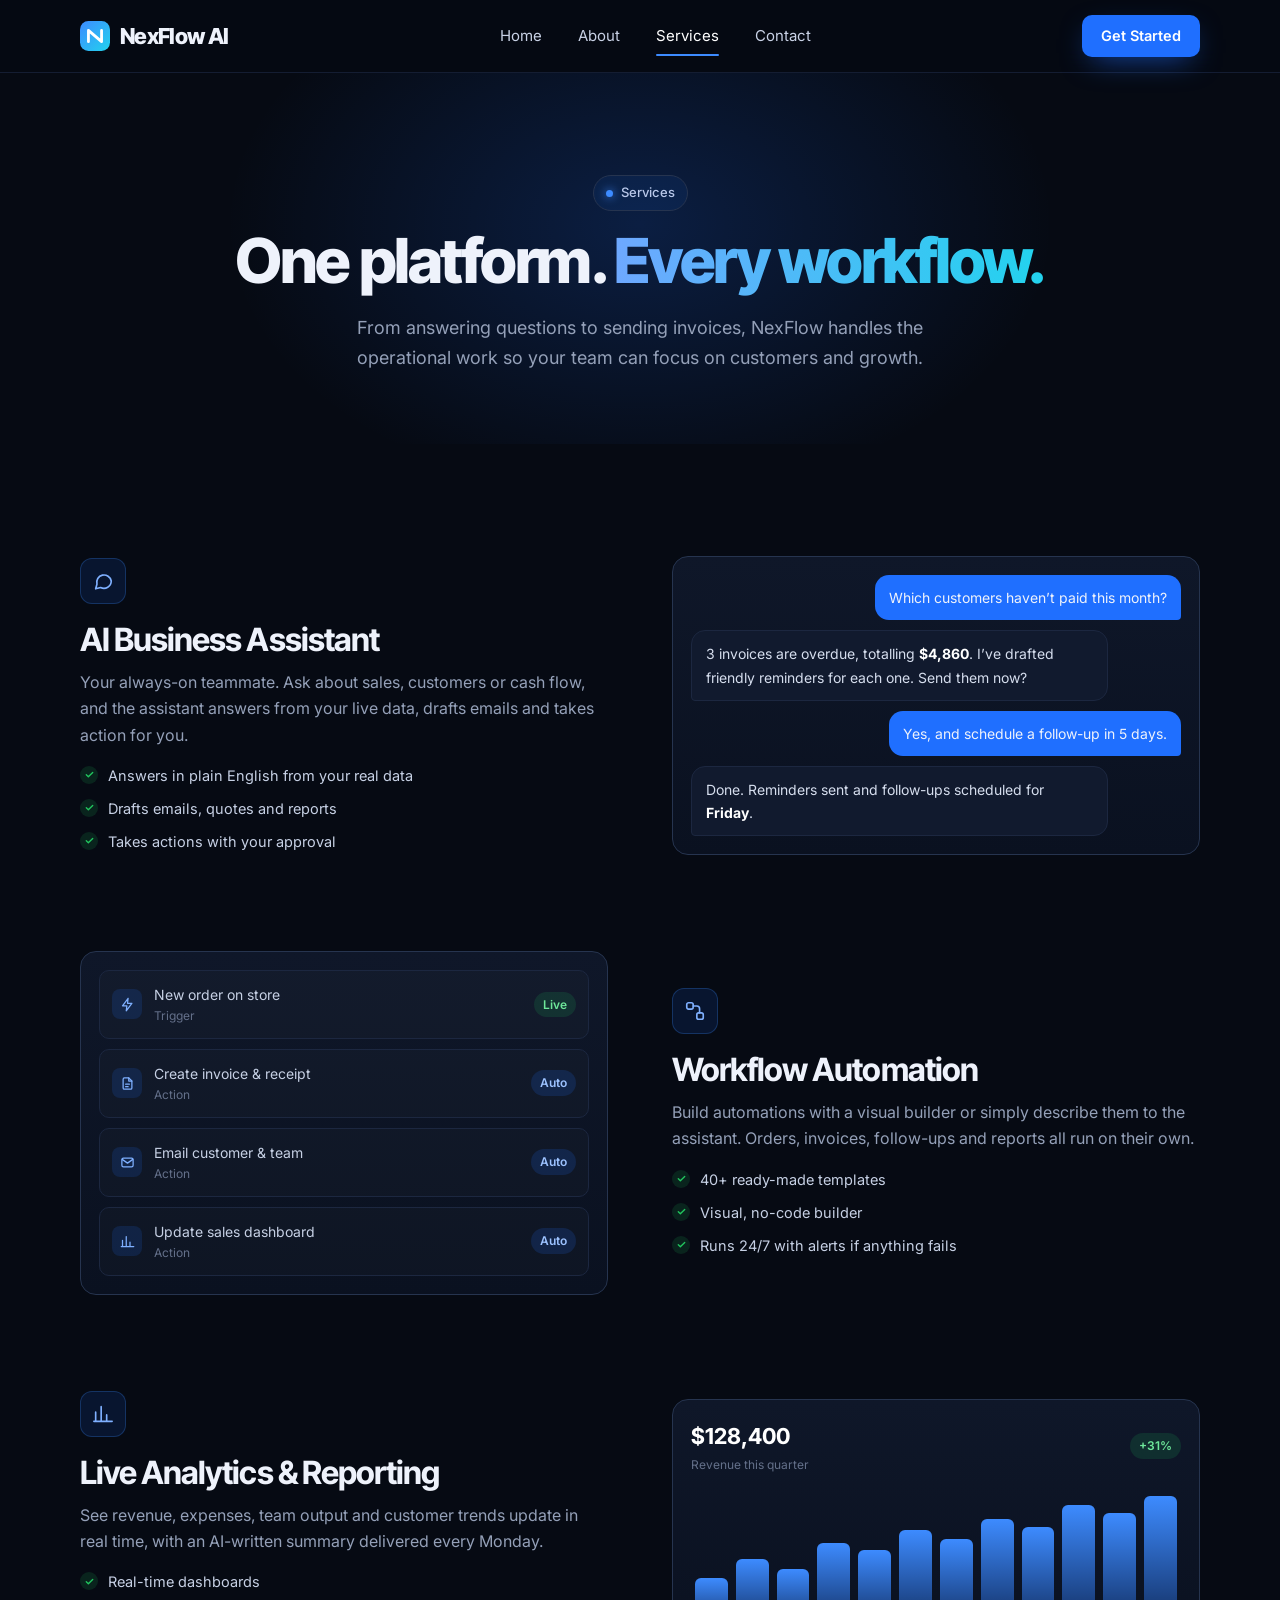
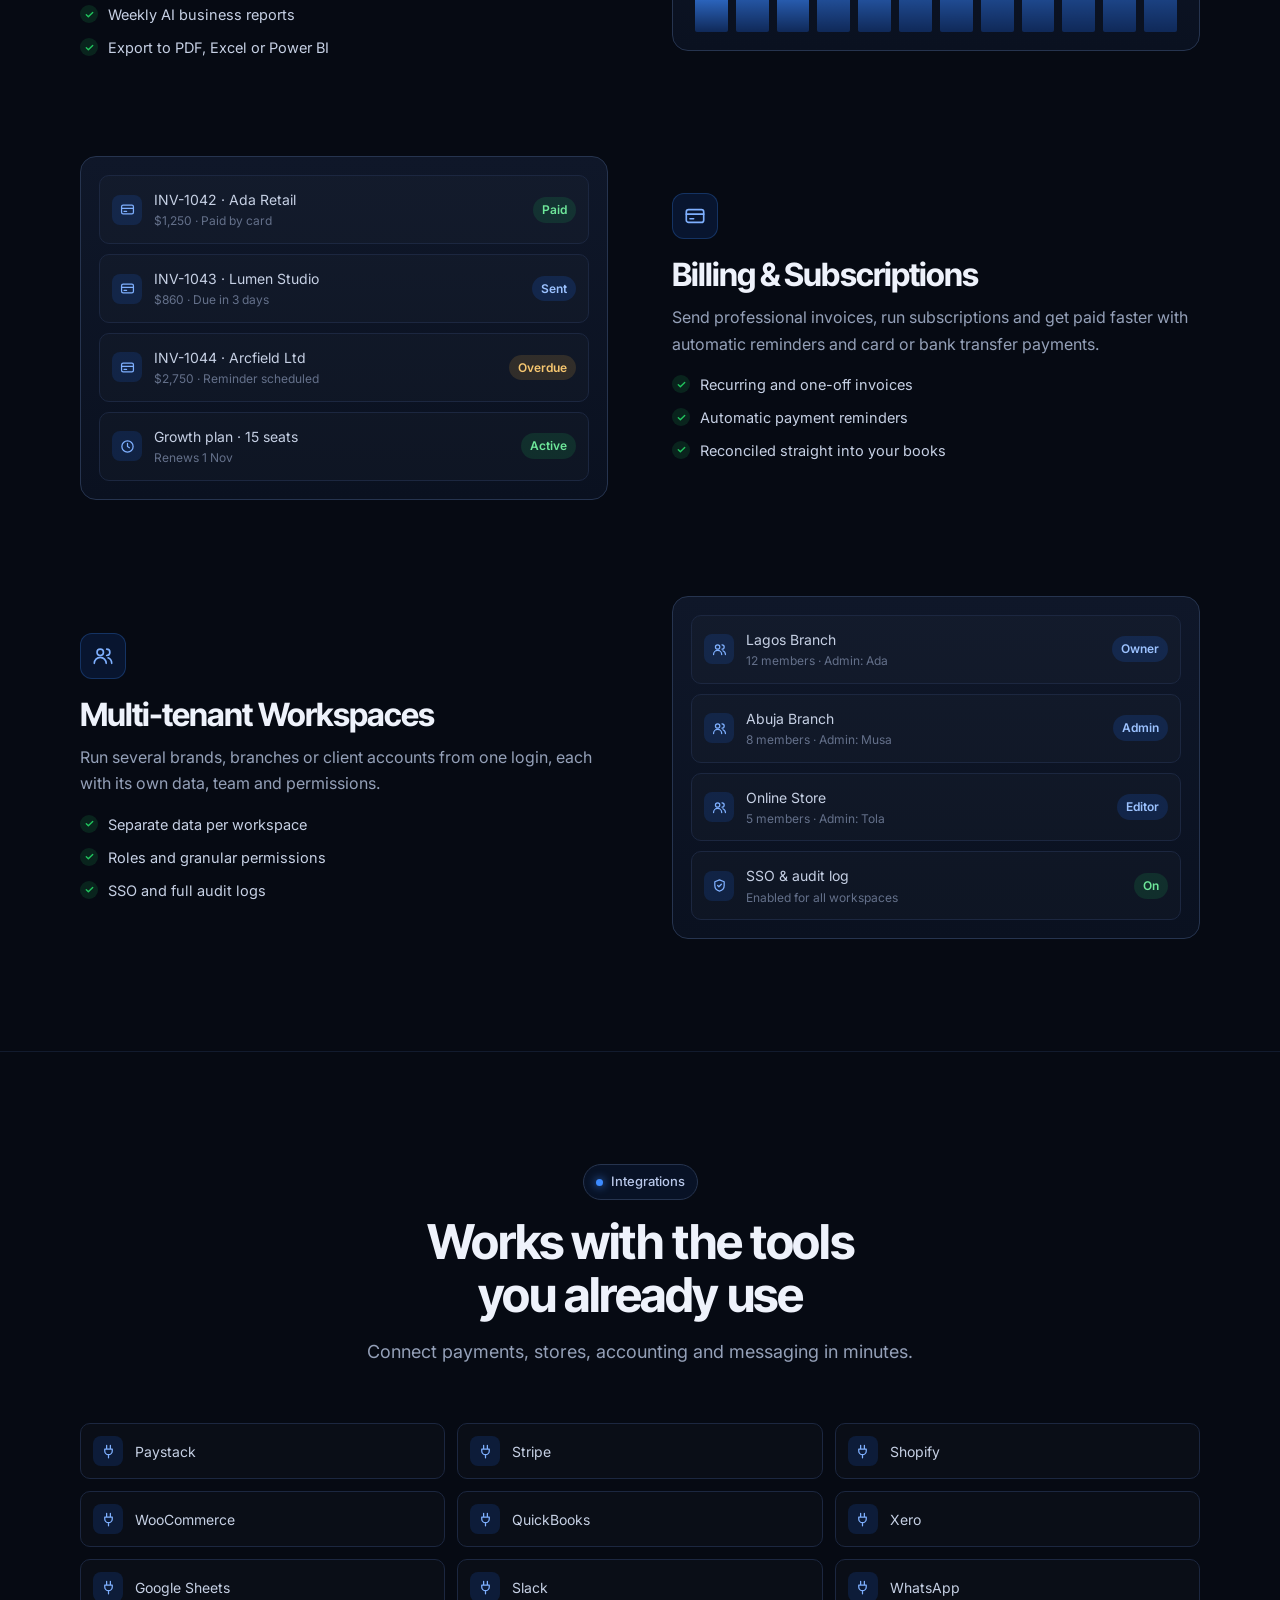
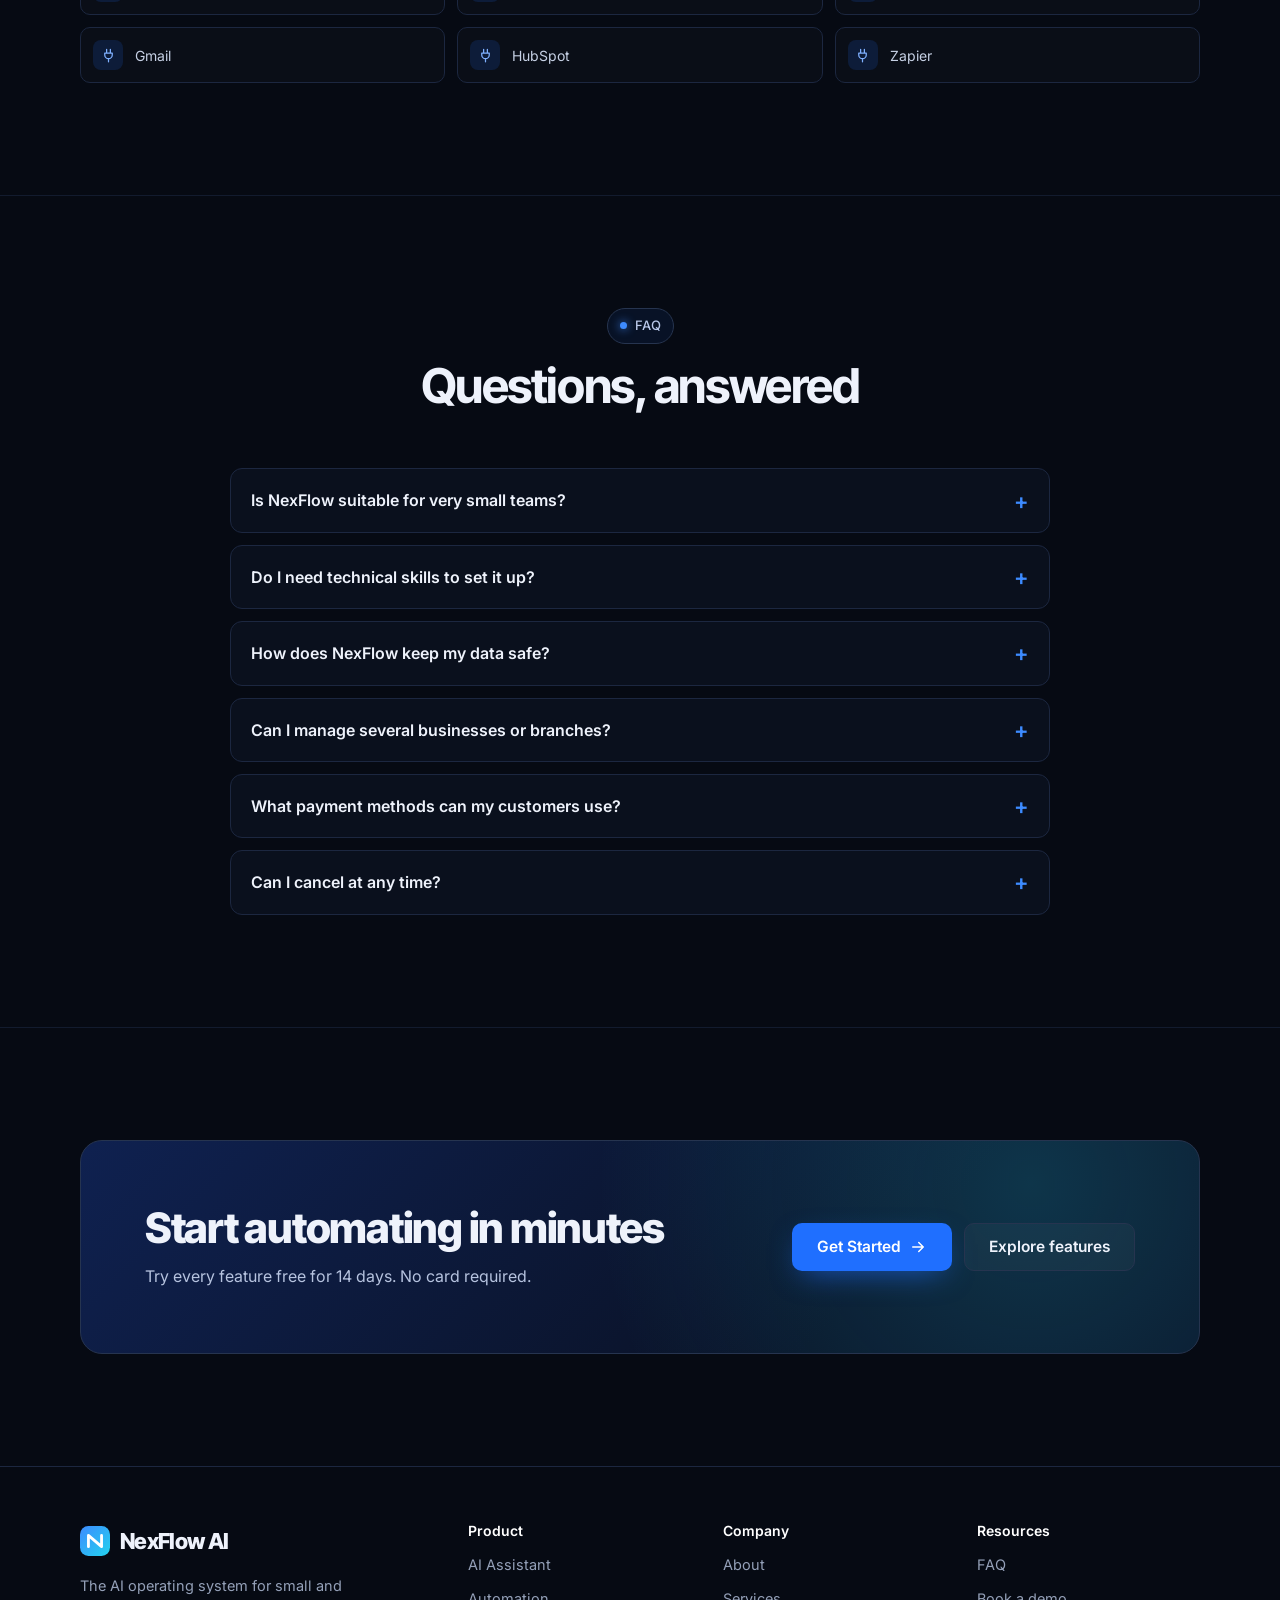
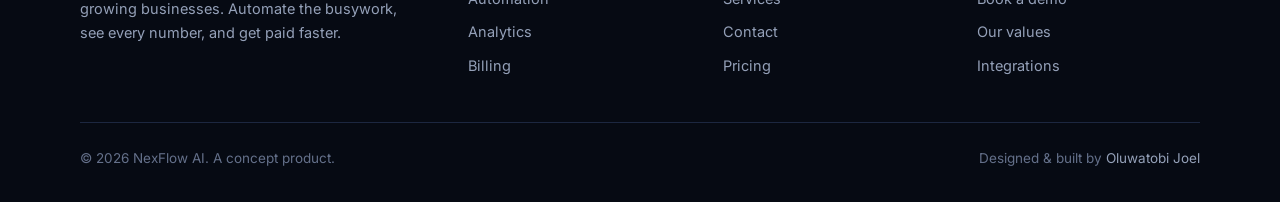
<file: services.html>
<!doctype html>
<html lang="en" class="no-js">
<head>
  <meta charset="utf-8" />
  <meta name="viewport" content="width=device-width, initial-scale=1" />
  <title>Services — NexFlow AI</title>
  <meta name="description" content="AI assistant, workflow automation, live analytics, billing and multi-tenant workspaces for small and growing businesses." />
  <meta name="theme-color" content="#060a13" />
  <meta property="og:title" content="Services — NexFlow AI" />
  <meta property="og:description" content="AI assistant, workflow automation, live analytics, billing and multi-tenant workspaces for small and growing businesses." />
  <meta property="og:type" content="website" />
  <link rel="icon" href="/favicon.svg" type="image/svg+xml" />
  <link rel="preconnect" href="https://fonts.googleapis.com" />
  <link rel="preconnect" href="https://fonts.gstatic.com" crossorigin />
  <link href="https://fonts.googleapis.com/css2?family=Inter+Tight:wght@600;700;800&family=Inter:wght@400;500;600&display=swap" rel="stylesheet" />
  <link rel="stylesheet" href="/styles.css" />
</head>
<body>
  <header class="nav">
    <div class="wrap nav-in">
      <a href="/" class="logo" aria-label="NexFlow AI home"><svg class="logo-mark" viewBox="0 0 32 32" aria-hidden="true"><defs><linearGradient id="lg" x1="0" y1="0" x2="1" y2="1"><stop offset="0" stop-color="#3d8bff"/><stop offset="1" stop-color="#22d3ee"/></linearGradient></defs><rect width="32" height="32" rx="9" fill="url(#lg)"/><path d="M9 22V10l14 12V10" fill="none" stroke="#fff" stroke-width="3" stroke-linecap="round" stroke-linejoin="round"/></svg>NexFlow AI</a>
      <nav class="nav-links" aria-label="Main">
        <a href="/">Home</a>
        <a href="/about">About</a>
        <a href="/services" aria-current="page">Services</a>
        <a href="/contact">Contact</a>
        <a href="/contact" class="btn btn-primary mobile-cta">Get Started <svg viewBox="0 0 24 24" aria-hidden="true"><path d="M5 12h14m-6-6 6 6-6 6"/></svg></a>
      </nav>
      <div class="nav-cta">
        <a href="/contact" class="btn btn-primary btn-sm">Get Started</a>
        <button class="menu-btn" aria-label="Open menu" aria-expanded="false"><span></span><span></span><span></span></button>
      </div>
    </div>
  </header>

  <main>
    <section class="page-hero">
      <div class="wrap">
        <span class="eyebrow"><i></i>Services</span>
        <h1>One platform. <span class="grad">Every workflow.</span></h1>
        <p class="lead">From answering questions to sending invoices, NexFlow handles the operational work so your team can focus on customers and growth.</p>
      </div>
    </section>

    <section class="section">
      <div class="wrap">
        <div class="service" id="assistant">
          <div class="service-text reveal">
            <span class="icon"><svg viewBox="0 0 24 24" aria-hidden="true"><path d="M21 12a8 8 0 0 1-11.6 7.1L4 20.5l1.4-5A8 8 0 1 1 21 12Z"/></svg></span>
            <h3>AI Business Assistant</h3>
            <p>Your always-on teammate. Ask about sales, customers or cash flow, and the assistant answers from your live data, drafts emails and takes action for you.</p>
            <ul class="ticks"><li>Answers in plain English from your real data</li><li>Drafts emails, quotes and reports</li><li>Takes actions with your approval</li></ul>
          </div>
          <div class="reveal" aria-hidden="true">
            <div class="mini chat">
              <div class="msg me">Which customers haven’t paid this month?</div>
              <div class="msg ai">3 invoices are overdue, totalling <b>$4,860</b>. I’ve drafted friendly reminders for each one. Send them now?</div>
              <div class="msg me">Yes, and schedule a follow-up in 5 days.</div>
              <div class="msg ai">Done. Reminders sent and follow-ups scheduled for <b>Friday</b>.</div>
            </div>
          </div>
        </div>
        <div class="service flip" id="automation">
          <div class="service-text reveal">
            <span class="icon"><svg viewBox="0 0 24 24" aria-hidden="true"><rect x="3" y="3" width="7" height="7" rx="2"/><rect x="14" y="14" width="7" height="7" rx="2"/><path d="M10 6.5h4a3 3 0 0 1 3 3V14"/></svg></span>
            <h3>Workflow Automation</h3>
            <p>Build automations with a visual builder or simply describe them to the assistant. Orders, invoices, follow-ups and reports all run on their own.</p>
            <ul class="ticks"><li>40+ ready-made templates</li><li>Visual, no-code builder</li><li>Runs 24/7 with alerts if anything fails</li></ul>
          </div>
          <div class="reveal" aria-hidden="true">
            <div class="mini"><div class="mini-row"><span class="dot"><svg viewBox="0 0 24 24" aria-hidden="true"><path d="M13 2 4 14h7l-1 8 9-12h-7l1-8Z"/></svg></span><span class="txt">New order on store<small>Trigger</small></span><span class="tag g">Live</span></div><div class="mini-row"><span class="dot"><svg viewBox="0 0 24 24" aria-hidden="true"><path d="M14 3H7a2 2 0 0 0-2 2v14a2 2 0 0 0 2 2h10a2 2 0 0 0 2-2V8l-5-5Z"/><path d="M14 3v5h5M9 13h6M9 17h4"/></svg></span><span class="txt">Create invoice &amp; receipt<small>Action</small></span><span class="tag b">Auto</span></div><div class="mini-row"><span class="dot"><svg viewBox="0 0 24 24" aria-hidden="true"><rect x="3" y="5" width="18" height="14" rx="2.5"/><path d="m3.5 7 8.5 6 8.5-6"/></svg></span><span class="txt">Email customer &amp; team<small>Action</small></span><span class="tag b">Auto</span></div><div class="mini-row"><span class="dot"><svg viewBox="0 0 24 24" aria-hidden="true"><path d="M4 20V10M10 20V4M16 20v-7M22 20H2"/></svg></span><span class="txt">Update sales dashboard<small>Action</small></span><span class="tag b">Auto</span></div></div>
          </div>
        </div>
        <div class="service" id="analytics">
          <div class="service-text reveal">
            <span class="icon"><svg viewBox="0 0 24 24" aria-hidden="true"><path d="M4 20V10M10 20V4M16 20v-7M22 20H2"/></svg></span>
            <h3>Live Analytics &amp; Reporting</h3>
            <p>See revenue, expenses, team output and customer trends update in real time, with an AI-written summary delivered every Monday.</p>
            <ul class="ticks"><li>Real-time dashboards</li><li>Weekly AI business reports</li><li>Export to PDF, Excel or Power BI</li></ul>
          </div>
          <div class="reveal" aria-hidden="true">
            <div class="mini"><div class="mini-row" style="border:0;padding:0 0 8px;background:none"><span class="txt"><b style="font-family:var(--display);font-size:22px;color:#fff">$128,400</b><small>Revenue this quarter</small></span><span class="tag g">+31%</span></div><div class="bars"><i style="height:38%"></i><i style="height:52%"></i><i style="height:45%"></i><i style="height:63%"></i><i style="height:58%"></i><i style="height:72%"></i><i style="height:66%"></i><i style="height:80%"></i><i style="height:74%"></i><i style="height:90%"></i><i style="height:84%"></i><i style="height:96%"></i></div></div>
          </div>
        </div>
        <div class="service flip" id="billing">
          <div class="service-text reveal">
            <span class="icon"><svg viewBox="0 0 24 24" aria-hidden="true"><rect x="2.5" y="5" width="19" height="14" rx="2.5"/><path d="M2.5 10h19M6.5 15h4"/></svg></span>
            <h3>Billing &amp; Subscriptions</h3>
            <p>Send professional invoices, run subscriptions and get paid faster with automatic reminders and card or bank transfer payments.</p>
            <ul class="ticks"><li>Recurring and one-off invoices</li><li>Automatic payment reminders</li><li>Reconciled straight into your books</li></ul>
          </div>
          <div class="reveal" aria-hidden="true">
            <div class="mini"><div class="mini-row"><span class="dot"><svg viewBox="0 0 24 24" aria-hidden="true"><rect x="2.5" y="5" width="19" height="14" rx="2.5"/><path d="M2.5 10h19M6.5 15h4"/></svg></span><span class="txt">INV-1042 · Ada Retail<small>$1,250 · Paid by card</small></span><span class="tag g">Paid</span></div><div class="mini-row"><span class="dot"><svg viewBox="0 0 24 24" aria-hidden="true"><rect x="2.5" y="5" width="19" height="14" rx="2.5"/><path d="M2.5 10h19M6.5 15h4"/></svg></span><span class="txt">INV-1043 · Lumen Studio<small>$860 · Due in 3 days</small></span><span class="tag b">Sent</span></div><div class="mini-row"><span class="dot"><svg viewBox="0 0 24 24" aria-hidden="true"><rect x="2.5" y="5" width="19" height="14" rx="2.5"/><path d="M2.5 10h19M6.5 15h4"/></svg></span><span class="txt">INV-1044 · Arcfield Ltd<small>$2,750 · Reminder scheduled</small></span><span class="tag a">Overdue</span></div><div class="mini-row"><span class="dot"><svg viewBox="0 0 24 24" aria-hidden="true"><circle cx="12" cy="12" r="9"/><path d="M12 7v5l3 2"/></svg></span><span class="txt">Growth plan · 15 seats<small>Renews 1 Nov</small></span><span class="tag g">Active</span></div></div>
          </div>
        </div>
        <div class="service" id="workspaces">
          <div class="service-text reveal">
            <span class="icon"><svg viewBox="0 0 24 24" aria-hidden="true"><circle cx="9" cy="8" r="3.5"/><path d="M2.5 20a6.5 6.5 0 0 1 13 0M16 4.5a3.5 3.5 0 0 1 0 7M21.5 20a6.5 6.5 0 0 0-4-6"/></svg></span>
            <h3>Multi-tenant Workspaces</h3>
            <p>Run several brands, branches or client accounts from one login, each with its own data, team and permissions.</p>
            <ul class="ticks"><li>Separate data per workspace</li><li>Roles and granular permissions</li><li>SSO and full audit logs</li></ul>
          </div>
          <div class="reveal" aria-hidden="true">
            <div class="mini"><div class="mini-row"><span class="dot"><svg viewBox="0 0 24 24" aria-hidden="true"><circle cx="9" cy="8" r="3.5"/><path d="M2.5 20a6.5 6.5 0 0 1 13 0M16 4.5a3.5 3.5 0 0 1 0 7M21.5 20a6.5 6.5 0 0 0-4-6"/></svg></span><span class="txt">Lagos Branch<small>12 members · Admin: Ada</small></span><span class="tag b">Owner</span></div><div class="mini-row"><span class="dot"><svg viewBox="0 0 24 24" aria-hidden="true"><circle cx="9" cy="8" r="3.5"/><path d="M2.5 20a6.5 6.5 0 0 1 13 0M16 4.5a3.5 3.5 0 0 1 0 7M21.5 20a6.5 6.5 0 0 0-4-6"/></svg></span><span class="txt">Abuja Branch<small>8 members · Admin: Musa</small></span><span class="tag b">Admin</span></div><div class="mini-row"><span class="dot"><svg viewBox="0 0 24 24" aria-hidden="true"><circle cx="9" cy="8" r="3.5"/><path d="M2.5 20a6.5 6.5 0 0 1 13 0M16 4.5a3.5 3.5 0 0 1 0 7M21.5 20a6.5 6.5 0 0 0-4-6"/></svg></span><span class="txt">Online Store<small>5 members · Admin: Tola</small></span><span class="tag b">Editor</span></div><div class="mini-row"><span class="dot"><svg viewBox="0 0 24 24" aria-hidden="true"><path d="M12 3 4.5 6v6c0 4.5 3.2 7.8 7.5 9 4.3-1.2 7.5-4.5 7.5-9V6L12 3Z"/><path d="m9 12 2 2 4-4"/></svg></span><span class="txt">SSO &amp; audit log<small>Enabled for all workspaces</small></span><span class="tag g">On</span></div></div>
          </div>
        </div>
      </div>
    </section>

    <section class="section" id="integrations">
      <div class="wrap">
        <div class="section-head center reveal">
          <span class="eyebrow"><i></i>Integrations</span>
          <h2 class="h2">Works with the tools you already use</h2>
          <p class="lead">Connect payments, stores, accounting and messaging in minutes.</p>
        </div>
        <div class="grid-3" style="gap:12px">
          <div class="mini-row reveal" style="margin:0"><span class="dot"><svg viewBox="0 0 24 24" aria-hidden="true"><path d="M9 2v6M15 2v6M6 8h12v3a6 6 0 0 1-12 0V8ZM12 17v5"/></svg></span><span class="txt">Paystack</span></div>
          <div class="mini-row reveal" style="margin:0"><span class="dot"><svg viewBox="0 0 24 24" aria-hidden="true"><path d="M9 2v6M15 2v6M6 8h12v3a6 6 0 0 1-12 0V8ZM12 17v5"/></svg></span><span class="txt">Stripe</span></div>
          <div class="mini-row reveal" style="margin:0"><span class="dot"><svg viewBox="0 0 24 24" aria-hidden="true"><path d="M9 2v6M15 2v6M6 8h12v3a6 6 0 0 1-12 0V8ZM12 17v5"/></svg></span><span class="txt">Shopify</span></div>
          <div class="mini-row reveal" style="margin:0"><span class="dot"><svg viewBox="0 0 24 24" aria-hidden="true"><path d="M9 2v6M15 2v6M6 8h12v3a6 6 0 0 1-12 0V8ZM12 17v5"/></svg></span><span class="txt">WooCommerce</span></div>
          <div class="mini-row reveal" style="margin:0"><span class="dot"><svg viewBox="0 0 24 24" aria-hidden="true"><path d="M9 2v6M15 2v6M6 8h12v3a6 6 0 0 1-12 0V8ZM12 17v5"/></svg></span><span class="txt">QuickBooks</span></div>
          <div class="mini-row reveal" style="margin:0"><span class="dot"><svg viewBox="0 0 24 24" aria-hidden="true"><path d="M9 2v6M15 2v6M6 8h12v3a6 6 0 0 1-12 0V8ZM12 17v5"/></svg></span><span class="txt">Xero</span></div>
          <div class="mini-row reveal" style="margin:0"><span class="dot"><svg viewBox="0 0 24 24" aria-hidden="true"><path d="M9 2v6M15 2v6M6 8h12v3a6 6 0 0 1-12 0V8ZM12 17v5"/></svg></span><span class="txt">Google Sheets</span></div>
          <div class="mini-row reveal" style="margin:0"><span class="dot"><svg viewBox="0 0 24 24" aria-hidden="true"><path d="M9 2v6M15 2v6M6 8h12v3a6 6 0 0 1-12 0V8ZM12 17v5"/></svg></span><span class="txt">Slack</span></div>
          <div class="mini-row reveal" style="margin:0"><span class="dot"><svg viewBox="0 0 24 24" aria-hidden="true"><path d="M9 2v6M15 2v6M6 8h12v3a6 6 0 0 1-12 0V8ZM12 17v5"/></svg></span><span class="txt">WhatsApp</span></div>
          <div class="mini-row reveal" style="margin:0"><span class="dot"><svg viewBox="0 0 24 24" aria-hidden="true"><path d="M9 2v6M15 2v6M6 8h12v3a6 6 0 0 1-12 0V8ZM12 17v5"/></svg></span><span class="txt">Gmail</span></div>
          <div class="mini-row reveal" style="margin:0"><span class="dot"><svg viewBox="0 0 24 24" aria-hidden="true"><path d="M9 2v6M15 2v6M6 8h12v3a6 6 0 0 1-12 0V8ZM12 17v5"/></svg></span><span class="txt">HubSpot</span></div>
          <div class="mini-row reveal" style="margin:0"><span class="dot"><svg viewBox="0 0 24 24" aria-hidden="true"><path d="M9 2v6M15 2v6M6 8h12v3a6 6 0 0 1-12 0V8ZM12 17v5"/></svg></span><span class="txt">Zapier</span></div>
        </div>
      </div>
    </section>

    <section class="section" id="faq">
      <div class="wrap">
        <div class="section-head center reveal">
          <span class="eyebrow"><i></i>FAQ</span>
          <h2 class="h2">Questions, answered</h2>
        </div>
        <div class="faq">
          <details class="reveal"><summary>Is NexFlow suitable for very small teams?</summary><p>Yes. The Starter plan is built for solo founders and teams of up to three people, and you can upgrade whenever you need more.</p></details>
          <details class="reveal"><summary>Do I need technical skills to set it up?</summary><p>No. You connect your tools with a few clicks, choose ready-made workflows, or describe what you want to the AI assistant.</p></details>
          <details class="reveal"><summary>How does NexFlow keep my data safe?</summary><p>All data is encrypted in transit and at rest, each workspace is isolated, and you can enable single sign-on and audit logs.</p></details>
          <details class="reveal"><summary>Can I manage several businesses or branches?</summary><p>Yes. Multi-tenant workspaces let you run separate brands, branches or client accounts from one login, each with its own team and permissions.</p></details>
          <details class="reveal"><summary>What payment methods can my customers use?</summary><p>Customers can pay invoices by card or bank transfer through supported payment providers such as Paystack and Stripe.</p></details>
          <details class="reveal"><summary>Can I cancel at any time?</summary><p>Yes. There are no long-term contracts. You can change or cancel your plan whenever you like.</p></details>
        </div>
      </div>
    </section>

    <section class="section">
      <div class="wrap">
        <div class="cta-band reveal">
          <div>
            <h2>Start automating in minutes</h2>
            <p>Try every feature free for 14 days. No card required.</p>
          </div>
          <div class="hero-ctas">
            <a href="/contact" class="btn btn-primary">Get Started <svg viewBox="0 0 24 24" aria-hidden="true"><path d="M5 12h14m-6-6 6 6-6 6"/></svg></a>
            <a href="/services" class="btn btn-ghost">Explore features</a>
          </div>
        </div>
      </div>
    </section>
  </main>

  <footer class="footer">
    <div class="wrap">
      <div class="foot-grid">
        <div>
          <a href="/" class="logo" aria-label="NexFlow AI home"><svg class="logo-mark" viewBox="0 0 32 32" aria-hidden="true"><defs><linearGradient id="lg" x1="0" y1="0" x2="1" y2="1"><stop offset="0" stop-color="#3d8bff"/><stop offset="1" stop-color="#22d3ee"/></linearGradient></defs><rect width="32" height="32" rx="9" fill="url(#lg)"/><path d="M9 22V10l14 12V10" fill="none" stroke="#fff" stroke-width="3" stroke-linecap="round" stroke-linejoin="round"/></svg>NexFlow AI</a>
          <p>The AI operating system for small and growing businesses. Automate the busywork, see every number, and get paid faster.</p>
        </div>
        <div>
          <h4>Product</h4>
          <ul><li><a href="/services#assistant">AI Assistant</a></li><li><a href="/services#automation">Automation</a></li><li><a href="/services#analytics">Analytics</a></li><li><a href="/services#billing">Billing</a></li></ul>
        </div>
        <div>
          <h4>Company</h4>
          <ul><li><a href="/about">About</a></li><li><a href="/services">Services</a></li><li><a href="/contact">Contact</a></li><li><a href="/#pricing">Pricing</a></li></ul>
        </div>
        <div>
          <h4>Resources</h4>
          <ul><li><a href="/services#faq">FAQ</a></li><li><a href="/contact">Book a demo</a></li><li><a href="/about#values">Our values</a></li><li><a href="/services#integrations">Integrations</a></li></ul>
        </div>
      </div>
      <div class="foot-bottom">
        <span>&copy; <span data-year>2026</span> NexFlow AI. A concept product.</span>
        <span>Designed &amp; built by <a href="https://tobi-portfolio-murex.vercel.app" target="_blank" rel="noopener">Oluwatobi Joel</a></span>
      </div>
    </div>
  </footer>
  <script src="/main.js" defer></script>
</body>
</html>
</file>
<file: styles.css>
/* =========================================================
   NexFlow AI — shared styles
   Colors & fonts are defined at the top.
   ========================================================= */
:root {
  --bg: #060a13;
  --bg-2: #0a101d;
  --card: #0d1424;
  --card-2: #111a2e;
  --line: #1c2740;
  --line-2: #26344f;
  --text: #eef2fb;
  --muted: #94a0b8;
  --dim: #64708a;
  --blue: #1f6fff;
  --blue-2: #3d8bff;
  --cyan: #22d3ee;
  --green: #22c55e;
  --amber: #f5b13d;
  --radius: 14px;
  --display: 'Inter Tight', 'Inter', system-ui, sans-serif;
  --body: 'Inter', system-ui, -apple-system, 'Segoe UI', sans-serif;
  --max: 1200px;
  --pad: clamp(16px, 4.5vw, 40px);
}

*, *::before, *::after { box-sizing: border-box; }
html { scroll-behavior: smooth; -webkit-text-size-adjust: 100%; }
body {
  margin: 0; min-height: 100vh; background: var(--bg); color: var(--text);
  font: 400 16px/1.65 var(--body); -webkit-font-smoothing: antialiased; overflow-x: hidden;
}
img, svg { max-width: 100%; display: block; }
a { color: inherit; text-decoration: none; }
button, input, select, textarea { font: inherit; color: inherit; }
:focus-visible { outline: 2px solid var(--blue-2); outline-offset: 3px; border-radius: 6px; }
h1, h2, h3, h4 { font-family: var(--display); letter-spacing: -.03em; line-height: 1.1; margin: 0; text-wrap: balance; }
p { margin: 0; }
.wrap { width: 100%; max-width: var(--max); margin: 0 auto; padding: 0 var(--pad); }
.muted { color: var(--muted); }
.sr-only { position: absolute; width: 1px; height: 1px; overflow: hidden; clip: rect(0 0 0 0); white-space: nowrap; }

/* ---------- Buttons ---------- */
.btn {
  display: inline-flex; align-items: center; justify-content: center; gap: 8px;
  min-height: 48px; padding: 0 24px; border-radius: 10px; border: 1px solid transparent;
  font-weight: 600; font-size: 15.5px; white-space: nowrap; cursor: pointer;
  transition: transform .2s ease, background .2s ease, box-shadow .2s ease, border-color .2s ease;
}
.btn svg { width: 18px; height: 18px; fill: none; stroke: currentColor; stroke-width: 2; stroke-linecap: round; stroke-linejoin: round; }
.btn-primary { background: var(--blue); color: #fff; box-shadow: 0 10px 30px -10px rgba(31,111,255,.7); }
.btn-primary:hover { background: var(--blue-2); transform: translateY(-2px); }
.btn-ghost { background: rgba(255,255,255,.03); border-color: var(--line-2); }
.btn-ghost:hover { border-color: var(--blue-2); transform: translateY(-2px); }
.btn-sm { min-height: 42px; padding: 0 18px; font-size: 14.5px; }

/* ---------- Nav ---------- */
.nav {
  position: sticky; top: 0; z-index: 50;
  background: rgba(6,10,19,.78); backdrop-filter: blur(14px); -webkit-backdrop-filter: blur(14px);
  border-bottom: 1px solid rgba(28,39,64,.7);
}
.nav-in { display: flex; align-items: center; justify-content: space-between; height: 72px; gap: 24px; }
.logo { display: flex; align-items: center; gap: 10px; font-family: var(--display); font-weight: 800; font-size: 22px; letter-spacing: -.03em; }
.logo-mark { width: 30px; height: 30px; flex-shrink: 0; }
.nav-links { display: flex; align-items: center; gap: 36px; font-size: 15px; color: #c9d2e6; }
.nav-links a { position: relative; padding: 6px 0; transition: color .2s; }
.nav-links a:hover, .nav-links a[aria-current="page"] { color: #fff; }
.nav-links a[aria-current="page"]::after { content: ''; position: absolute; left: 0; right: 0; bottom: -2px; height: 2px; border-radius: 2px; background: var(--blue-2); }
.nav-cta { display: flex; align-items: center; gap: 12px; }
.menu-btn {
  display: none; width: 44px; height: 44px; border: 1px solid var(--line-2); border-radius: 10px; background: transparent;
  padding: 0; align-items: center; justify-content: center; flex-direction: column; gap: 5px; cursor: pointer;
}
.menu-btn span { display: block; width: 18px; height: 2px; border-radius: 2px; background: #fff; transition: transform .25s, opacity .2s; }
.nav.is-open .menu-btn span:nth-child(1) { transform: translateY(7px) rotate(45deg); }
.nav.is-open .menu-btn span:nth-child(2) { opacity: 0; }
.nav.is-open .menu-btn span:nth-child(3) { transform: translateY(-7px) rotate(-45deg); }

/* ---------- Sections ---------- */
.section { padding: clamp(64px, 9vw, 112px) 0; }
.section + .section { border-top: 1px solid rgba(28,39,64,.6); }
.eyebrow {
  display: inline-flex; align-items: center; gap: 8px; margin-bottom: 16px;
  padding: 6px 12px; border: 1px solid var(--line-2); border-radius: 999px; background: rgba(31,111,255,.08);
  font-size: 13px; font-weight: 500; color: #b9c8ea;
}
.eyebrow i { width: 7px; height: 7px; border-radius: 50%; background: var(--blue-2); box-shadow: 0 0 10px var(--blue-2); }
.section-head { max-width: 680px; margin-bottom: clamp(36px, 5vw, 56px); }
.section-head.center { margin-left: auto; margin-right: auto; text-align: center; }
.h2 { font-size: clamp(30px, 4.4vw, 48px); font-weight: 700; }
.lead { margin-top: 16px; font-size: clamp(16px, 1.6vw, 18px); color: var(--muted); }
.grad { background: linear-gradient(90deg, #6ea8ff, var(--cyan)); -webkit-background-clip: text; background-clip: text; color: transparent; }

/* ---------- Hero ---------- */
.hero { position: relative; padding: clamp(48px, 7vw, 96px) 0 clamp(64px, 8vw, 104px); overflow: hidden; }
.hero::before {
  content: ''; position: absolute; inset: -20% -10% auto auto; width: 70vw; height: 70vw; max-width: 900px; max-height: 900px;
  background: radial-gradient(circle, rgba(31,111,255,.22), transparent 62%); pointer-events: none;
}
.hero-grid { position: relative; display: grid; grid-template-columns: minmax(0, 1fr) minmax(0, 1.08fr); gap: clamp(32px, 5vw, 64px); align-items: center; }
.hero h1 { font-size: clamp(40px, 6.2vw, 72px); font-weight: 800; letter-spacing: -.04em; line-height: 1.02; }
.hero .lead { max-width: 520px; margin-top: 22px; }
.hero-ctas { display: flex; flex-wrap: wrap; gap: 12px; margin-top: 32px; }
.hero-note { display: flex; flex-wrap: wrap; gap: 8px 20px; margin-top: 28px; font-size: 14px; color: var(--muted); }
.hero-note span { display: inline-flex; align-items: center; gap: 7px; }
.hero-note svg { width: 16px; height: 16px; fill: none; stroke: var(--green); stroke-width: 2.4; stroke-linecap: round; stroke-linejoin: round; }

/* Page hero (inner pages) */
.page-hero { position: relative; padding: clamp(56px, 8vw, 104px) 0 clamp(40px, 6vw, 72px); overflow: hidden; text-align: center; }
.page-hero::before {
  content: ''; position: absolute; left: 50%; top: -40%; width: 900px; height: 600px; transform: translateX(-50%);
  background: radial-gradient(ellipse, rgba(31,111,255,.2), transparent 65%); pointer-events: none;
}
.page-hero .wrap { position: relative; }
.page-hero h1 { font-size: clamp(36px, 5.6vw, 62px); font-weight: 800; letter-spacing: -.04em; max-width: 820px; margin: 0 auto; }
.page-hero .lead { max-width: 640px; margin: 18px auto 0; }

/* ---------- Dashboard mockup (pure HTML/CSS) ---------- */
.mock { position: relative; padding-bottom: 20%; }
.win {
  position: relative; border: 1px solid var(--line-2); border-radius: 16px; overflow: hidden;
  background: linear-gradient(180deg, #0f1729, #0a1120); box-shadow: 0 40px 80px -30px rgba(0,0,0,.8), 0 0 0 1px rgba(255,255,255,.02) inset;
}
.win-bar { display: flex; align-items: center; gap: 8px; height: 38px; padding: 0 14px; border-bottom: 1px solid var(--line); font-size: 12.5px; color: var(--muted); }
.win-bar b { font-weight: 600; color: #dbe4f7; }
.dots { display: flex; gap: 6px; margin-right: 6px; }
.dots i { width: 9px; height: 9px; border-radius: 50%; background: #2a3550; }
.win-body { display: grid; grid-template-columns: 26% 1fr; min-height: 300px; }
.side { padding: 14px 10px; border-right: 1px solid var(--line); display: flex; flex-direction: column; gap: 6px; }
.side span { display: flex; align-items: center; gap: 8px; padding: 7px 8px; border-radius: 7px; font-size: 11.5px; color: var(--dim); }
.side span::before { content: ''; width: 9px; height: 9px; border-radius: 3px; background: #24304a; flex-shrink: 0; }
.side span.on { background: rgba(31,111,255,.14); color: #cfe0ff; }
.side span.on::before { background: var(--blue-2); }
.main { padding: 14px; display: grid; gap: 10px; align-content: start; }
.kpis { display: grid; grid-template-columns: repeat(3, minmax(0, 1fr)); gap: 8px; }
.kpi { padding: 10px; border: 1px solid var(--line); border-radius: 10px; background: rgba(255,255,255,.015); min-width: 0; }
.kpi small { display: block; font-size: 10.5px; color: var(--dim); white-space: nowrap; overflow: hidden; text-overflow: ellipsis; }
.kpi strong { display: block; margin-top: 2px; font-family: var(--display); font-size: clamp(14px, 1.5vw, 18px); }
.kpi em { font-style: normal; font-size: 10.5px; color: var(--green); }
.tasks { border: 1px solid var(--line); border-radius: 10px; padding: 6px 10px; }
.task { display: flex; align-items: center; gap: 10px; padding: 7px 0; font-size: 11.5px; color: #c6d0e4; }
.task + .task { border-top: 1px solid var(--line); }
.task .ic { width: 22px; height: 22px; border-radius: 6px; background: rgba(31,111,255,.15); display: grid; place-items: center; flex-shrink: 0; }
.task .ic::after { content: ''; width: 8px; height: 8px; border-radius: 2px; background: var(--blue-2); }
.task .bar { flex: 1; height: 6px; border-radius: 6px; background: #1a243a; overflow: hidden; min-width: 30px; }
.task .bar i { display: block; height: 100%; border-radius: inherit; background: linear-gradient(90deg, var(--blue), var(--cyan)); }
.task .ok { width: 16px; height: 16px; border-radius: 50%; border: 2px solid var(--cyan); flex-shrink: 0; }
.task .lbl { width: 38%; white-space: nowrap; overflow: hidden; text-overflow: ellipsis; }
.chart-card {
  position: absolute; right: -3%; bottom: 0; width: 54%; padding: 12px 14px 10px;
  border: 1px solid var(--line-2); border-radius: 14px; background: linear-gradient(180deg, #111b31, #0c1426);
  box-shadow: 0 30px 60px -20px rgba(0,0,0,.85);
}
.chart-card header { display: flex; justify-content: space-between; align-items: baseline; font-size: 11.5px; color: var(--muted); }
.chart-card header b { font-family: var(--display); font-size: 16px; color: #fff; }
.chart-card svg { width: 100%; height: auto; margin-top: 6px; }
.chip-float {
  position: absolute; left: -4%; bottom: 7%; display: flex; align-items: center; gap: 10px; padding: 10px 14px;
  border: 1px solid var(--line-2); border-radius: 12px; background: rgba(13,20,36,.95); box-shadow: 0 20px 40px -16px rgba(0,0,0,.8);
  font-size: 12.5px;
}
.chip-float .pulse { width: 30px; height: 30px; border-radius: 9px; display: grid; place-items: center; background: rgba(34,197,94,.14); }
.chip-float .pulse svg { width: 16px; height: 16px; fill: none; stroke: var(--green); stroke-width: 2.4; stroke-linecap: round; stroke-linejoin: round; }
.chip-float small { display: block; color: var(--muted); font-size: 11px; }

/* ---------- Logos strip ---------- */
.logos { padding: 28px 0; border-top: 1px solid rgba(28,39,64,.6); border-bottom: 1px solid rgba(28,39,64,.6); }
.logos p { text-align: center; font-size: 13.5px; color: var(--dim); margin-bottom: 18px; }
.logo-row { display: flex; flex-wrap: wrap; justify-content: center; gap: 14px 44px; font-family: var(--display); font-weight: 700; font-size: 19px; color: #4b5873; letter-spacing: -.02em; }

/* ---------- Cards / grids ---------- */
.grid-3 { display: grid; grid-template-columns: repeat(3, minmax(0, 1fr)); gap: 18px; }
.grid-2 { display: grid; grid-template-columns: repeat(2, minmax(0, 1fr)); gap: 18px; }
.card {
  position: relative; padding: 26px; border: 1px solid var(--line); border-radius: var(--radius);
  background: linear-gradient(180deg, var(--card), var(--bg-2)); transition: border-color .25s, transform .25s;
}
.card:hover { border-color: var(--line-2); transform: translateY(-3px); }
.card h3 { font-size: 20px; font-weight: 700; margin-top: 18px; }
.card p { margin-top: 10px; color: var(--muted); font-size: 15px; }
.icon {
  width: 46px; height: 46px; border-radius: 12px; display: grid; place-items: center;
  background: rgba(31,111,255,.12); border: 1px solid rgba(61,139,255,.25);
}
.icon svg { width: 22px; height: 22px; fill: none; stroke: #7fb0ff; stroke-width: 1.8; stroke-linecap: round; stroke-linejoin: round; }
.ticks { list-style: none; padding: 0; margin: 16px 0 0; display: grid; gap: 9px; font-size: 14.5px; color: #c6d0e4; }
.ticks li { display: flex; gap: 10px; align-items: flex-start; }
.ticks li::before {
  content: ''; flex-shrink: 0; width: 18px; height: 18px; margin-top: 2px; border-radius: 50%;
  background: rgba(34,197,94,.14) url("data:image/svg+xml,%3Csvg xmlns='http://www.w3.org/2000/svg' viewBox='0 0 24 24' fill='none' stroke='%2322c55e' stroke-width='3' stroke-linecap='round' stroke-linejoin='round'%3E%3Cpath d='M5 12.5l4.5 4.5L19 7.5'/%3E%3C/svg%3E") center / 11px no-repeat;
}

/* Steps */
.steps { counter-reset: step; }
.step-num {
  width: 40px; height: 40px; border-radius: 50%; display: grid; place-items: center;
  font-family: var(--display); font-weight: 700; background: var(--blue); color: #fff; box-shadow: 0 0 0 6px rgba(31,111,255,.15);
}

/* Stats */
.stats { display: grid; grid-template-columns: repeat(4, minmax(0, 1fr)); gap: 18px; }
.stat { padding: 24px; border: 1px solid var(--line); border-radius: var(--radius); background: var(--bg-2); }
.stat strong { display: block; font-family: var(--display); font-size: clamp(30px, 3.6vw, 42px); font-weight: 800; letter-spacing: -.04em; }
.stat span { color: var(--muted); font-size: 14.5px; }

/* Pricing */
.billing-toggle { display: inline-flex; padding: 4px; margin-top: 24px; border: 1px solid var(--line-2); border-radius: 12px; background: var(--bg-2); }
.billing-toggle button { min-height: 40px; padding: 0 18px; border: 0; border-radius: 9px; background: transparent; color: var(--muted); font-weight: 600; font-size: 14px; cursor: pointer; }
.billing-toggle button[aria-pressed="true"] { background: var(--blue); color: #fff; }
.billing-toggle small { color: var(--green); font-weight: 600; }
.billing-toggle button[aria-pressed="true"] small { color: #c9ffdc; }
.price-card { display: flex; flex-direction: column; }
.price-card.featured { border-color: var(--blue); background: linear-gradient(180deg, #0f1c3a, var(--bg-2)); box-shadow: 0 30px 60px -30px rgba(31,111,255,.55); }
.badge { position: absolute; top: 18px; right: 18px; padding: 4px 10px; border-radius: 999px; background: var(--blue); font-size: 12px; font-weight: 600; }
.price { margin-top: 16px; font-family: var(--display); font-size: 44px; font-weight: 800; letter-spacing: -.04em; }
.price small { font-family: var(--body); font-size: 15px; font-weight: 400; color: var(--muted); letter-spacing: 0; }
.price-card .btn { margin-top: auto; }
.price-card .ticks { margin: 20px 0 28px; }

/* FAQ */
.faq { max-width: 820px; margin: 0 auto; display: grid; gap: 12px; }
.faq details { border: 1px solid var(--line); border-radius: 12px; background: var(--bg-2); }
.faq summary {
  display: flex; justify-content: space-between; align-items: center; gap: 16px; padding: 18px 20px;
  font-weight: 600; cursor: pointer; list-style: none;
}
.faq summary::-webkit-details-marker { display: none; }
.faq summary::after { content: '+'; flex-shrink: 0; font-size: 22px; line-height: 1; color: var(--blue-2); transition: transform .2s; }
.faq details[open] summary::after { transform: rotate(45deg); }
.faq details p { padding: 0 20px 18px; color: var(--muted); }

/* CTA band */
.cta-band {
  position: relative; overflow: hidden; padding: clamp(36px, 6vw, 64px); border: 1px solid var(--line-2); border-radius: 22px;
  background: radial-gradient(circle at 85% 20%, rgba(34,211,238,.18), transparent 45%), linear-gradient(135deg, #0f2150, #0a1226 70%);
  display: flex; align-items: center; justify-content: space-between; gap: 28px; flex-wrap: wrap;
}
.cta-band h2 { font-size: clamp(28px, 3.8vw, 42px); font-weight: 800; max-width: 560px; }
.cta-band p { margin-top: 12px; color: #b6c3df; max-width: 520px; }
.cta-band .hero-ctas { margin-top: 0; }

/* About */
.split { display: grid; grid-template-columns: minmax(0, 1fr) minmax(0, 1fr); gap: clamp(32px, 6vw, 80px); align-items: center; }
.prose p + p { margin-top: 16px; }
.prose p { color: var(--muted); font-size: 16.5px; }
.timeline { list-style: none; margin: 0; padding: 0; display: grid; gap: 0; }
.timeline li { position: relative; padding: 0 0 26px 34px; }
.timeline li::before { content: ''; position: absolute; left: 6px; top: 6px; width: 12px; height: 12px; border-radius: 50%; background: var(--blue-2); box-shadow: 0 0 0 5px rgba(31,111,255,.15); }
.timeline li::after { content: ''; position: absolute; left: 11px; top: 22px; bottom: 0; width: 2px; background: var(--line-2); }
.timeline li:last-child { padding-bottom: 0; }
.timeline li:last-child::after { display: none; }
.timeline b { display: block; font-family: var(--display); font-size: 14px; color: var(--blue-2); }
.timeline h3 { font-size: 18px; margin-top: 2px; }
.timeline p { margin-top: 6px; color: var(--muted); font-size: 15px; }
.panel { padding: clamp(24px, 4vw, 40px); border: 1px solid var(--line); border-radius: 20px; background: linear-gradient(180deg, var(--card), var(--bg-2)); }

/* Services list */
.service { display: grid; grid-template-columns: minmax(0, 1fr) minmax(0, 1fr); gap: clamp(28px, 5vw, 64px); align-items: center; }
.service + .service { margin-top: clamp(56px, 8vw, 96px); }
.service.flip .service-text { order: 2; }
.service h3 { font-size: clamp(24px, 3vw, 32px); margin-top: 18px; }
.service p { margin-top: 12px; color: var(--muted); }
.mini { padding: 18px; border: 1px solid var(--line-2); border-radius: 16px; background: linear-gradient(180deg, #0f1729, #0a1120); }
.mini-row { display: flex; align-items: center; gap: 12px; padding: 12px; border: 1px solid var(--line); border-radius: 10px; font-size: 14px; color: #c6d0e4; background: rgba(255,255,255,.015); }
.mini-row + .mini-row { margin-top: 10px; }
.mini-row .tag { margin-left: auto; padding: 3px 9px; border-radius: 999px; font-size: 12px; font-weight: 600; white-space: nowrap; }
.tag.g { background: rgba(34,197,94,.14); color: #6ee79a; }
.tag.b { background: rgba(31,111,255,.16); color: #9cc2ff; }
.tag.a { background: rgba(245,177,61,.14); color: #f7c770; }
.mini-row .dot { width: 30px; height: 30px; border-radius: 8px; flex-shrink: 0; background: rgba(31,111,255,.15); display: grid; place-items: center; }
.mini-row .dot svg { width: 15px; height: 15px; fill: none; stroke: #7fb0ff; stroke-width: 2; stroke-linecap: round; stroke-linejoin: round; }
.mini-row .txt { min-width: 0; }
.mini-row .txt small { display: block; color: var(--dim); font-size: 12px; }
.bars { display: flex; align-items: flex-end; gap: 8px; height: 150px; padding: 8px 4px 0; }
.bars i { flex: 1; border-radius: 6px 6px 2px 2px; background: linear-gradient(180deg, var(--blue-2), rgba(31,111,255,.25)); }
.chat { display: grid; gap: 10px; font-size: 14px; }
.msg { max-width: 85%; padding: 11px 14px; border-radius: 14px; }
.msg.me { justify-self: end; background: var(--blue); border-bottom-right-radius: 4px; }
.msg.ai { background: var(--card-2); border: 1px solid var(--line); border-bottom-left-radius: 4px; color: #d6deee; }
.msg.ai b { color: #fff; }

/* Contact */
.contact-grid { display: grid; grid-template-columns: minmax(0, .9fr) minmax(0, 1.1fr); gap: clamp(28px, 5vw, 56px); align-items: start; }
.info-list { display: grid; gap: 14px; margin-top: 28px; }
.info-item { display: flex; gap: 14px; align-items: flex-start; padding: 18px; border: 1px solid var(--line); border-radius: 12px; background: var(--bg-2); }
.info-item h3 { font-size: 16px; }
.info-item p, .info-item a { color: var(--muted); font-size: 15px; overflow-wrap: anywhere; }
.info-item a:hover { color: #fff; }
.form { display: grid; gap: 16px; }
.form .row { display: grid; grid-template-columns: 1fr 1fr; gap: 16px; }
.form label { display: grid; gap: 7px; font-size: 14px; font-weight: 500; color: #c9d2e6; }
.form input, .form select, .form textarea {
  width: 100%; min-height: 48px; padding: 12px 14px; border: 1px solid var(--line-2); border-radius: 10px;
  background: #0a1120; color: var(--text); font-size: 16px; transition: border-color .2s, box-shadow .2s;
}
.form textarea { min-height: 140px; resize: vertical; }
.form input::placeholder, .form textarea::placeholder { color: #55617b; }
.form input:focus, .form select:focus, .form textarea:focus { outline: none; border-color: var(--blue-2); box-shadow: 0 0 0 3px rgba(31,111,255,.2); }
.form .btn { justify-self: start; }
.form-status { min-height: 1.4em; font-size: 15px; }
.form-status.ok { color: #6ee79a; }
.form-status.err { color: #ff7b8a; }

/* ---------- Footer ---------- */
.footer { border-top: 1px solid var(--line); padding: 56px 0 32px; margin-top: 0; }
.foot-grid { display: grid; grid-template-columns: 1.6fr repeat(3, 1fr); gap: 32px; }
.foot-grid p { margin-top: 14px; color: var(--muted); font-size: 14.5px; max-width: 320px; }
.foot-grid h4 { font-family: var(--body); font-size: 14px; font-weight: 600; letter-spacing: 0; color: #fff; margin-bottom: 14px; }
.foot-grid ul { list-style: none; padding: 0; margin: 0; display: grid; gap: 10px; font-size: 14.5px; color: var(--muted); }
.foot-grid a:hover { color: #fff; }
.foot-bottom { display: flex; justify-content: space-between; flex-wrap: wrap; gap: 12px; margin-top: 44px; padding-top: 24px; border-top: 1px solid var(--line); font-size: 13.5px; color: var(--dim); }
.foot-bottom a { color: var(--muted); }
.foot-bottom a:hover { color: #fff; }

/* ---------- Reveal ---------- */
.reveal { opacity: 0; transform: translateY(22px); transition: opacity .7s ease, transform .7s cubic-bezier(.2,.7,.2,1); }
.reveal.in { opacity: 1; transform: none; }
.no-js .reveal { opacity: 1; transform: none; }
@media (prefers-reduced-motion: reduce) {
  *, *::before, *::after { animation: none !important; transition: none !important; scroll-behavior: auto !important; }
  .reveal { opacity: 1; transform: none; }
}

/* =========================================================
   RESPONSIVE
   ========================================================= */
@media (max-width: 1024px) {
  .grid-3 { grid-template-columns: repeat(2, minmax(0, 1fr)); }
  .stats { grid-template-columns: repeat(2, minmax(0, 1fr)); }
  .foot-grid { grid-template-columns: 1fr 1fr 1fr; }
  .foot-grid > :first-child { grid-column: 1 / -1; }
}

@media (max-width: 900px) {
  .nav-links, .nav-cta .btn { display: none; }
  .menu-btn { display: flex; }
  .nav-links {
    position: absolute; top: 72px; left: 0; right: 0; flex-direction: column; align-items: stretch; gap: 0;
    padding: 8px var(--pad) 20px; background: var(--bg); border-bottom: 1px solid var(--line);
  }
  .nav.is-open .nav-links { display: flex; }
  .nav-links a { padding: 14px 0; font-size: 17px; border-bottom: 1px solid var(--line); }
  .nav-links a[aria-current="page"]::after { display: none; }
  .nav-links a[aria-current="page"] { color: var(--blue-2); }
  .nav-links .mobile-cta { display: flex; margin-top: 16px; border: 0; padding: 0; }

  .hero-grid, .split, .service, .contact-grid { grid-template-columns: 1fr; }
  .service.flip .service-text { order: 0; }
  .hero-copy { text-align: center; }
  .hero .lead { margin-left: auto; margin-right: auto; }
  .hero-ctas, .hero-note { justify-content: center; }
  .mock { max-width: 640px; margin: 0 auto; width: 100%; }
}

@media (max-width: 640px) {
  .grid-3, .grid-2 { grid-template-columns: 1fr; }
  .form .row { grid-template-columns: 1fr; }
  .foot-grid { grid-template-columns: 1fr 1fr; }
  .card { padding: 22px; }
  .hero-ctas .btn, .cta-band .btn { flex: 1 1 100%; }
  .form .btn { justify-self: stretch; }
  .win-body { grid-template-columns: 1fr; min-height: 0; }
  .side { display: none; }
  .chart-card { width: 72%; right: 0; }
  .chip-float { left: 0; bottom: 4%; padding: 8px 10px; font-size: 11.5px; }
  .chip-float .pulse { width: 26px; height: 26px; }
  .mock { padding-bottom: 34%; }
  .kpi strong { font-size: 15px; }
  .task .lbl { width: 46%; }
}

@media (max-width: 380px) {
  .kpis { grid-template-columns: 1fr 1fr; }
  .kpis .kpi:nth-child(3) { display: none; }
  .stats { grid-template-columns: 1fr; }
  .foot-grid { grid-template-columns: 1fr; }
  .logo-row { gap: 10px 26px; font-size: 17px; }
}

.mobile-cta { display: none; }
</file>
